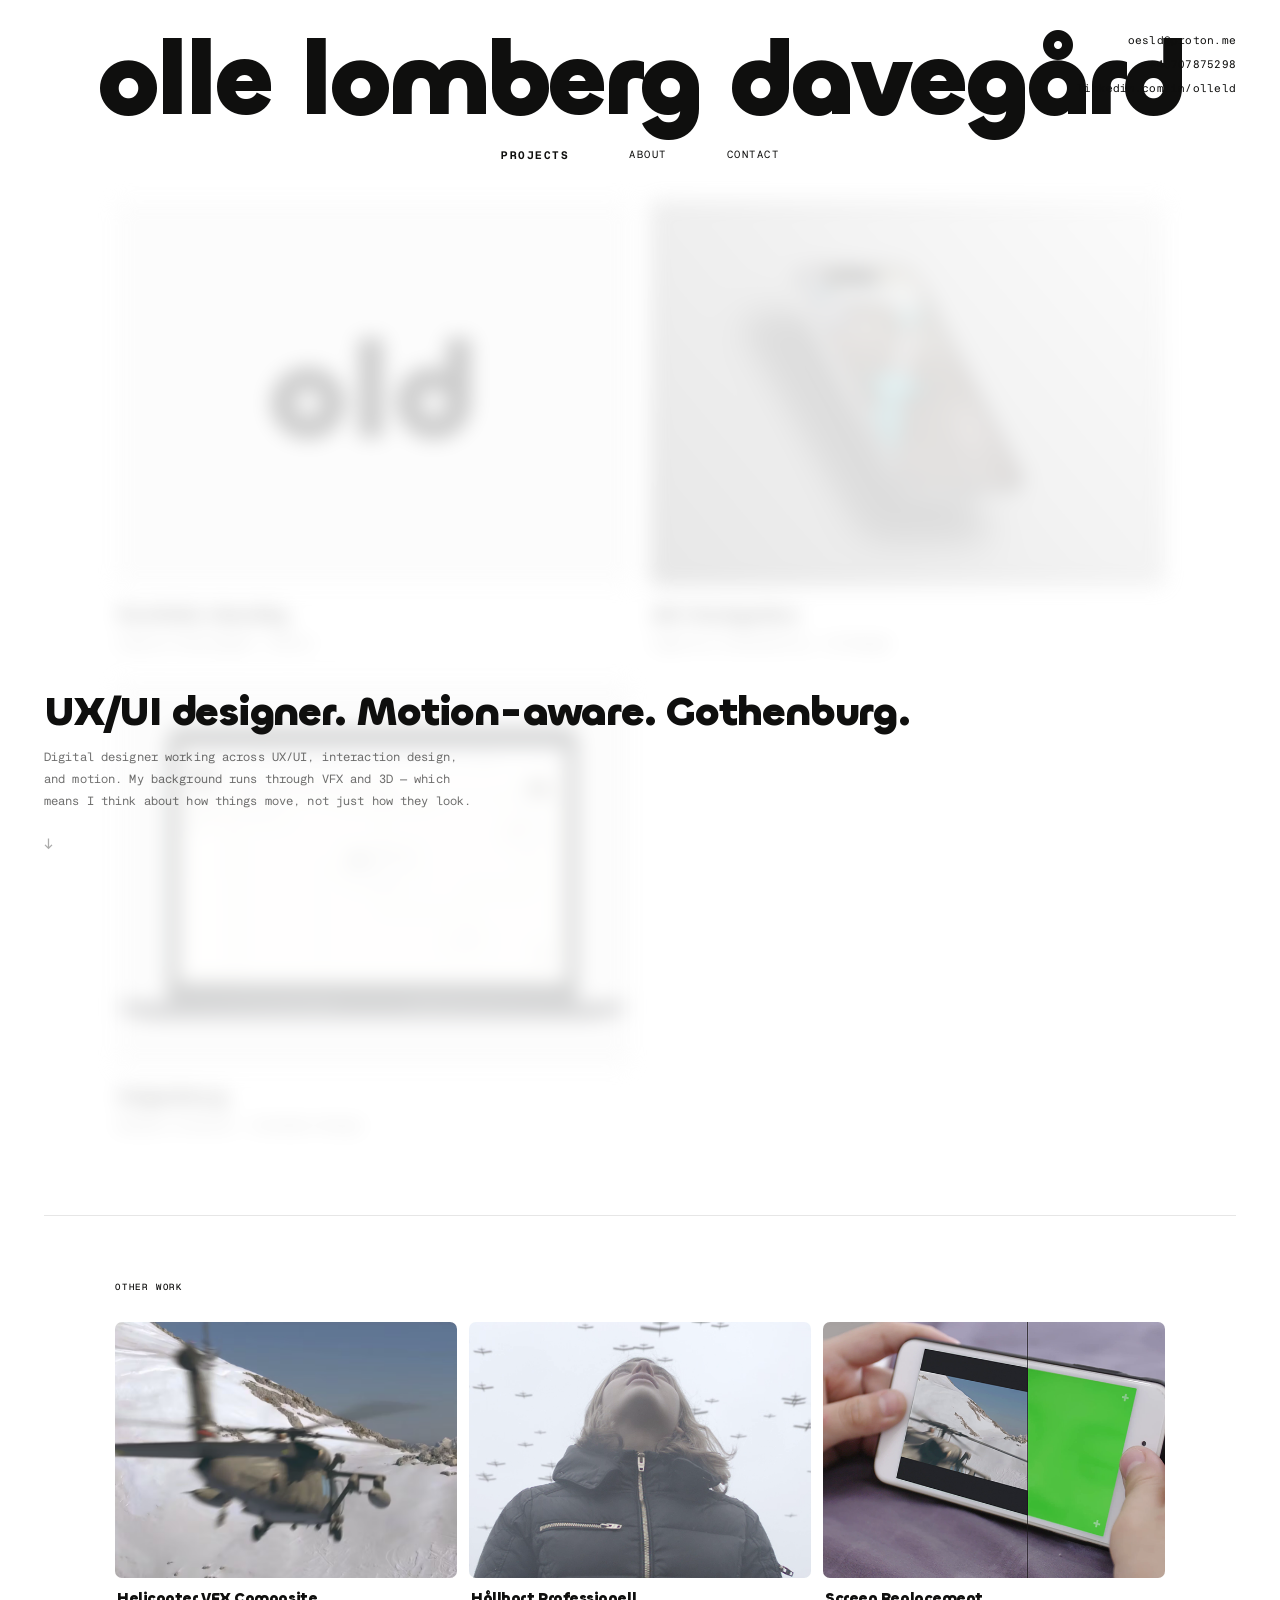
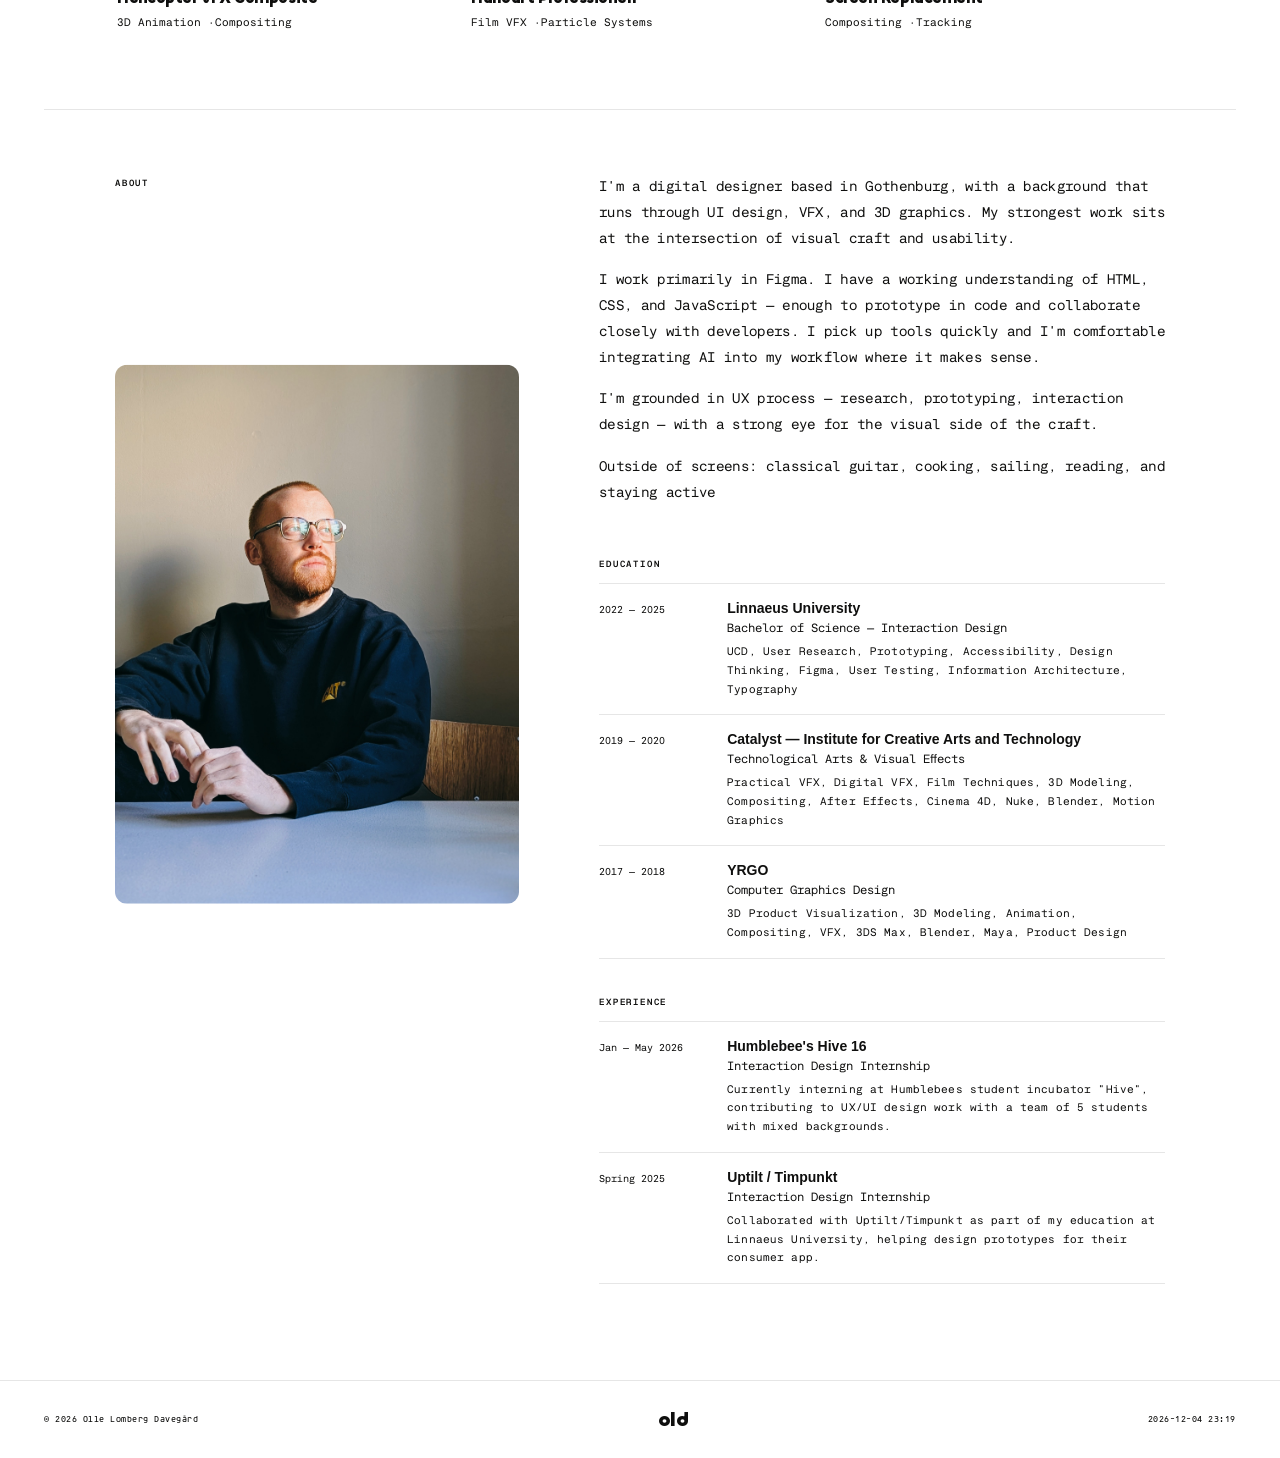
<file: index.html>
<!DOCTYPE html>
<html lang="en">

<head>
  <meta charset="UTF-8" />
  <meta name="viewport" content="width=device-width, initial-scale=1.0" />
  <title>Olle Lomberg Davegård</title>
  <link rel="stylesheet" href="https://api.fontshare.com/v2/css?f[]=clash-display@400,500,600&display=swap" />
  <link rel="stylesheet" href="style.css" />
</head>

<body>

  <div class="prog" id="prog"></div>

  <!-- ══════════════════════════════════════════
       PRE-SCROLL OVERLAY BAR
       Visible at page top. Fades out on body.scrolled.
       pointer-events:none on bar; children opt in.
       ══════════════════════════════════════════ -->
  <div class="pre-scroll-bar" id="preScrollBar">
    <div class="psb-top">
      <div class="psb-left"><!-- spacer --></div>

      <div class="psb-wordmark" id="psbWordmark">
        <span class="wm-char" id="wm-o">o</span><span class="wm-suffix" id="suf-o"><span class="wm-c">l</span><span
            class="wm-c">l</span><span class="wm-c">e</span></span><span class="wm-space" id="wm-sp1"></span><span
          class="wm-char" id="wm-l">l</span><span class="wm-suffix" id="suf-l"><span class="wm-c">o</span><span
            class="wm-c">m</span><span class="wm-c">b</span><span class="wm-c">e</span><span class="wm-c">r</span><span
            class="wm-c">g</span></span><span class="wm-space" id="wm-sp2"></span><span class="wm-char"
          id="wm-d">d</span><span class="wm-suffix" id="suf-d"><span class="wm-c">a</span><span
            class="wm-c">v</span><span class="wm-c">e</span><span class="wm-c">g</span><span class="wm-c">å</span><span
            class="wm-c">r</span><span class="wm-c">d</span></span>
      </div>

      <div class="psb-right">
        <div class="contact-block" id="cBlock">
          <a href="mailto:olledavegardh@gmail.com">oesld@proton.me</a>
          <a href="tel:+46707875298">+46707875298</a>
          <a href="https://linkedin.com/in/olleld" target="_blank">linkedin.com/in/olleld</a>
        </div>
      </div>
    </div>

    <nav id="preScrollNav">
      <a href="#projects" class="nav-link active" data-text="Projects">Projects</a>
      <a href="#about" class="nav-link" data-text="About">About</a>
      <a href="#" class="nav-link" data-text="Contact" id="contactLink">Contact</a>
    </nav>



  </div>




  <div class="psb-bottom">
    <h1 class="psb-hero-heading">UX/UI designer. Motion-aware. Gothenburg.</h1>
    <p class="psb-hero-desc">Digital designer working across UX/UI, interaction design, and motion. My background runs through VFX and 3D — which means I think about how things move, not just how they look.</p>
    <div class="psb-arrow">↓</div>
  </div>






  <!-- ══════════════════════════════════════════
       DESKTOP GRID
       ══════════════════════════════════════════ -->
  <div class="page-grid" id="pageGrid">

    <aside class="col-left" id="colLeft">
      <div class="col-left-inner">
        <!-- Static "old" — hidden during wm fly-in, shown after -->
        <div class="wordmark" id="sidebarWordmark">old</div>
        <nav id="desktopNav">
          <a href="#projects" class="nav-link active" data-text="Projects">Projects</a>
          <a href="#about" class="nav-link" data-text="About">About</a>
          <a href="#" class="nav-link" data-text="Contact" id="sidebarContactLink">Contact</a>
        </nav>
      </div>
    </aside>

    <main class="col-main" id="colMain">

      <section id="projects">
        <div class="content-wrap">
          <div class="project-grid">
            <a class="project-card" href="projects/portfolio-identity/index.html">
              <div class="card-img-wrap">
                <img src="projects/portfolio-identity/img/thumb.png" alt="Portfolio Identity">
              </div>
              <div class="card-info">
                <div class="card-title">Portfolio Identity</div>
                <div class="card-sub">Creative Development · Motion</div>
              </div>
            </a>
            <a class="project-card" href="projects/ar-navigation/index.html">
              <div class="card-img-wrap">
                <img src="projects/ar-navigation/img/thumb.png" alt="AR-Navigation">
              </div>
              <div class="card-info">
                <div class="card-title">AR-Navigation</div>
                <div class="card-sub">Cognitive Accessibility · UX Design</div>
              </div>
            </a>
            <a class="project-card" href="projects/originstory/index.html">
              <div class="card-img-wrap">
                <img src="projects/originstory/img/thumb.png" alt="OriginStory">
              </div>
              <div class="card-info">
                <div class="card-title">OriginStory</div>
                <div class="card-sub">Browser Extension · Interface Design</div>
              </div>
            </a>
          </div>
        </div>
      </section>

      <div class="rule"></div>

      <section style="padding-bottom:72px;">
        <div class="content-wrap">
          <div class="section-label">Other Work</div>
          <div class="project-grid project-grid--small">
            <a class="project-card" href="projects/helicopter-vfx/index.html">
              <div class="card-img-wrap">
                <img src="projects/helicopter-vfx/img/thumb.png" alt="Helicopter VFX">
              </div>
              <div class="card-info">
                <div class="card-title">Helicopter VFX Composite</div>
                <div class="card-sub">3D Animation · Compositing</div>
              </div>
            </a>
            <a class="project-card" href="projects/hallbart/index.html">
              <div class="card-img-wrap">
                <img src="projects/hallbart/img/thumb.png" alt="Hållbart Professionell">
              </div>
              <div class="card-info">
                <div class="card-title">Hållbart Professionell</div>
                <div class="card-sub">Film VFX · Particle Systems</div>
              </div>
            </a>
            <a class="project-card" href="projects/screen/index.html">
              <div class="card-img-wrap">
                <img src="projects/screen/img/thumb.png" alt="Screen Replacement">
              </div>
              <div class="card-info">
                <div class="card-title">Screen Replacement</div>
                <div class="card-sub">Compositing · Tracking</div>
              </div>
            </a>
          </div>
        </div>
      </section>

      <div class="rule"></div>

      <section id="about">
        <div class="content-wrap">
          <div class="about-grid">
            <div class="about-left">
              <div class="about-label">About</div>
              <div class="about-heading" id="aboutHeading">
                <span id="ah-olle">olle</span>
                <span id="ah-lomberg">lomberg</span>
                <span id="ah-davegard">davegård</span>
              </div>
              <div class="about-photo">
                <img src="assets/Jag.JPG" alt="">
              </div>
            </div>
            <div>
              <div class="about-text" style="margin-bottom:52px;">
                <p>I'm a digital designer based in Gothenburg, with a background
                  that runs through UI design, VFX, and 3D graphics. My strongest
                  work sits at the intersection of visual craft and usability.</p>
                <p>I work primarily in Figma. I have a working understanding of
                  HTML, CSS, and JavaScript — enough to prototype in code and
                  collaborate closely with developers. I pick up tools quickly
                  and I'm comfortable integrating AI into my workflow where it
                  makes sense.</p>
                <p>I'm grounded in UX process — research, prototyping, interaction
                  design — with a strong eye for the visual side of the craft.</p>
                <p>Outside of screens: classical guitar, cooking, sailing, reading,
                  and staying active</p>
              </div>
              <div class="exp-block">
                <div class="exp-label">Education</div>
                <div class="exp-row">
                  <div class="exp-years">2022 — 2025</div>
                  <div>
                    <div class="exp-org">Linnaeus University</div>
                    <div class="exp-role">Bachelor of Science — Interaction Design</div>
                    <div class="exp-detail">UCD, User Research, Prototyping, Accessibility, Design Thinking, Figma, User
                      Testing, Information Architecture, Typography</div>
                  </div>
                </div>
                <div class="exp-row">
                  <div class="exp-years">2019 — 2020</div>
                  <div>
                    <div class="exp-org">Catalyst — Institute for Creative Arts and Technology</div>
                    <div class="exp-role">Technological Arts &amp; Visual Effects</div>
                    <div class="exp-detail">Practical VFX, Digital VFX, Film Techniques, 3D Modeling, Compositing, After
                      Effects, Cinema 4D, Nuke, Blender, Motion Graphics</div>
                  </div>
                </div>
                <div class="exp-row">
                  <div class="exp-years">2017 — 2018</div>
                  <div>
                    <div class="exp-org">YRGO</div>
                    <div class="exp-role">Computer Graphics Design</div>
                    <div class="exp-detail">3D Product Visualization, 3D Modeling, Animation, Compositing, VFX, 3DS Max,
                      Blender,
                      Maya, Product Design</div>
                  </div>
                </div>
              </div>
              <div class="exp-block" style="margin-top:36px;">
                <div class="exp-label">Experience</div>
                <div class="exp-row">
                  <div class="exp-years">Jan — May 2026</div>
                  <div>
                    <div class="exp-org">Humblebee's Hive 16</div>
                    <div class="exp-role">Interaction Design Internship</div>
                    <div class="exp-detail">Currently interning at Humblebees student incubator "Hive", contributing to
                      UX/UI design work with a team of 5 students with mixed backgrounds.</div>
                  </div>
                </div>
                <div class="exp-row">
                  <div class="exp-years">Spring 2025</div>
                  <div>
                    <div class="exp-org">Uptilt / Timpunkt</div>
                    <div class="exp-role">Interaction Design Internship</div>
                    <div class="exp-detail">Collaborated with Uptilt/Timpunkt as part of my education at Linnaeus
                      University, helping design prototypes for their consumer app.</div>
                  </div>
                </div>
              </div>
            </div>
          </div>
        </div>
      </section>

    </main>

    <aside class="col-right" id="colRight">
      <div class="col-right-inner">
        <div class="contact-block-sidebar" id="cBlockSidebar">
          <a href="mailto:olledavegardh@gmail.com">olledavegardh@gmail.com</a>
          <a href="tel:+46707875298">+46707875298</a>
          <a href="https://linkedin.com/in/olleld" target="_blank">linkedin.com/in/olleld</a>
        </div>
      </div>
    </aside>

  </div><!-- /.page-grid -->

  <!-- ── MOBILE HEADER ── -->
  <header class="mobile-header" id="mobileHeader">
    <div class="mobile-wm">old</div>
    <nav id="mobileInlineNav">
      <a href="#projects" class="nav-link active" data-text="Projects">Projects</a>
      <a href="#about" class="nav-link" data-text="About">About</a>
      <a href="#" class="nav-link" data-text="Contact" id="mobileContactTrigger">Contact</a>
    </nav>
  </header>

  <section class="mobile-contact">
    <div class="mobile-contact-label">Contact</div>
    <div class="mobile-contact-links">
      <a href="mailto:olledavegardh@gmail.com">olledavegardh@gmail.com <span>↗</span></a>
      <a href="tel:+46707875298">+46707875298 <span>↗</span></a>
      <a href="https://linkedin.com/in/olleld" target="_blank">linkedin.com/in/olleld <span>↗</span></a>
    </div>
  </section>

  <footer>
    <span>© 2026 Olle Lomberg Davegård</span>
    <div class="footer-wm" id="footerWm">old</div>
    <span id="footerClock" style="text-align:right;"></span>
  </footer>

  <script src="main.js"></script>
</body>

</html>
</file>
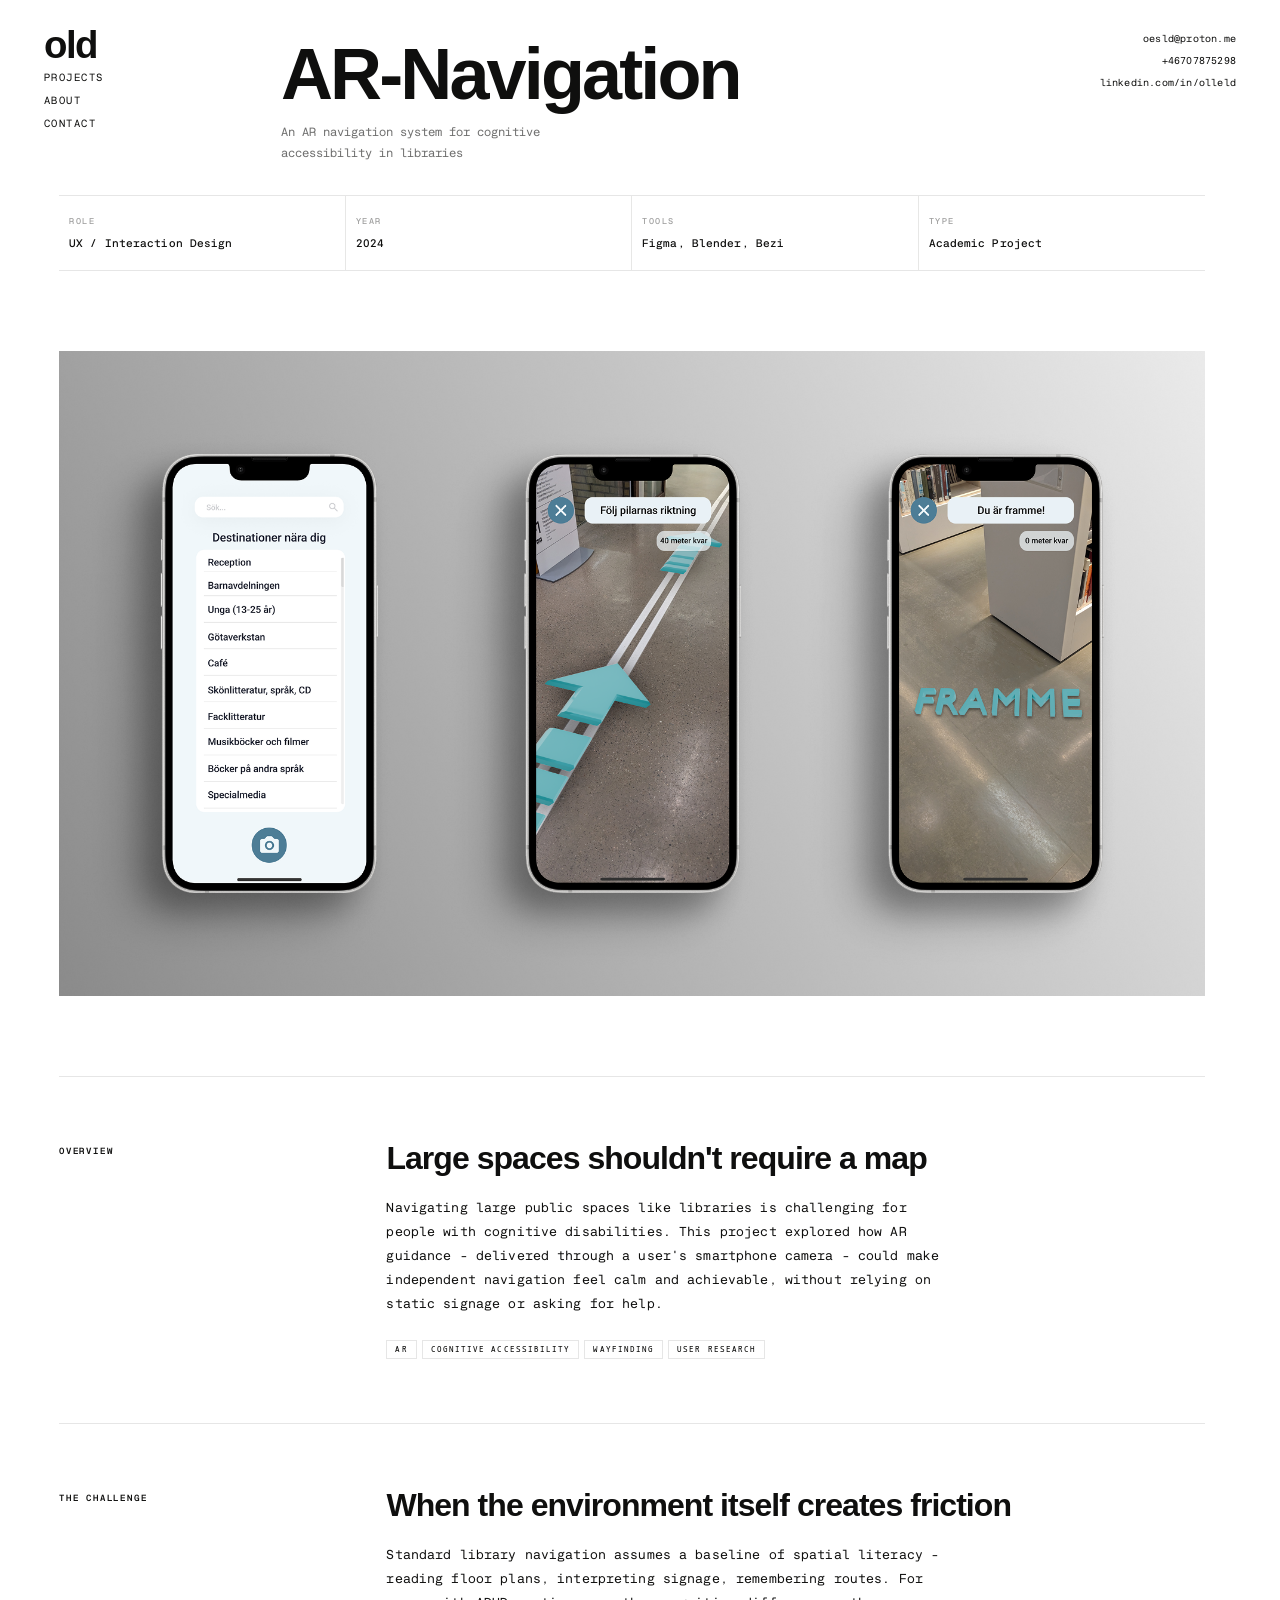
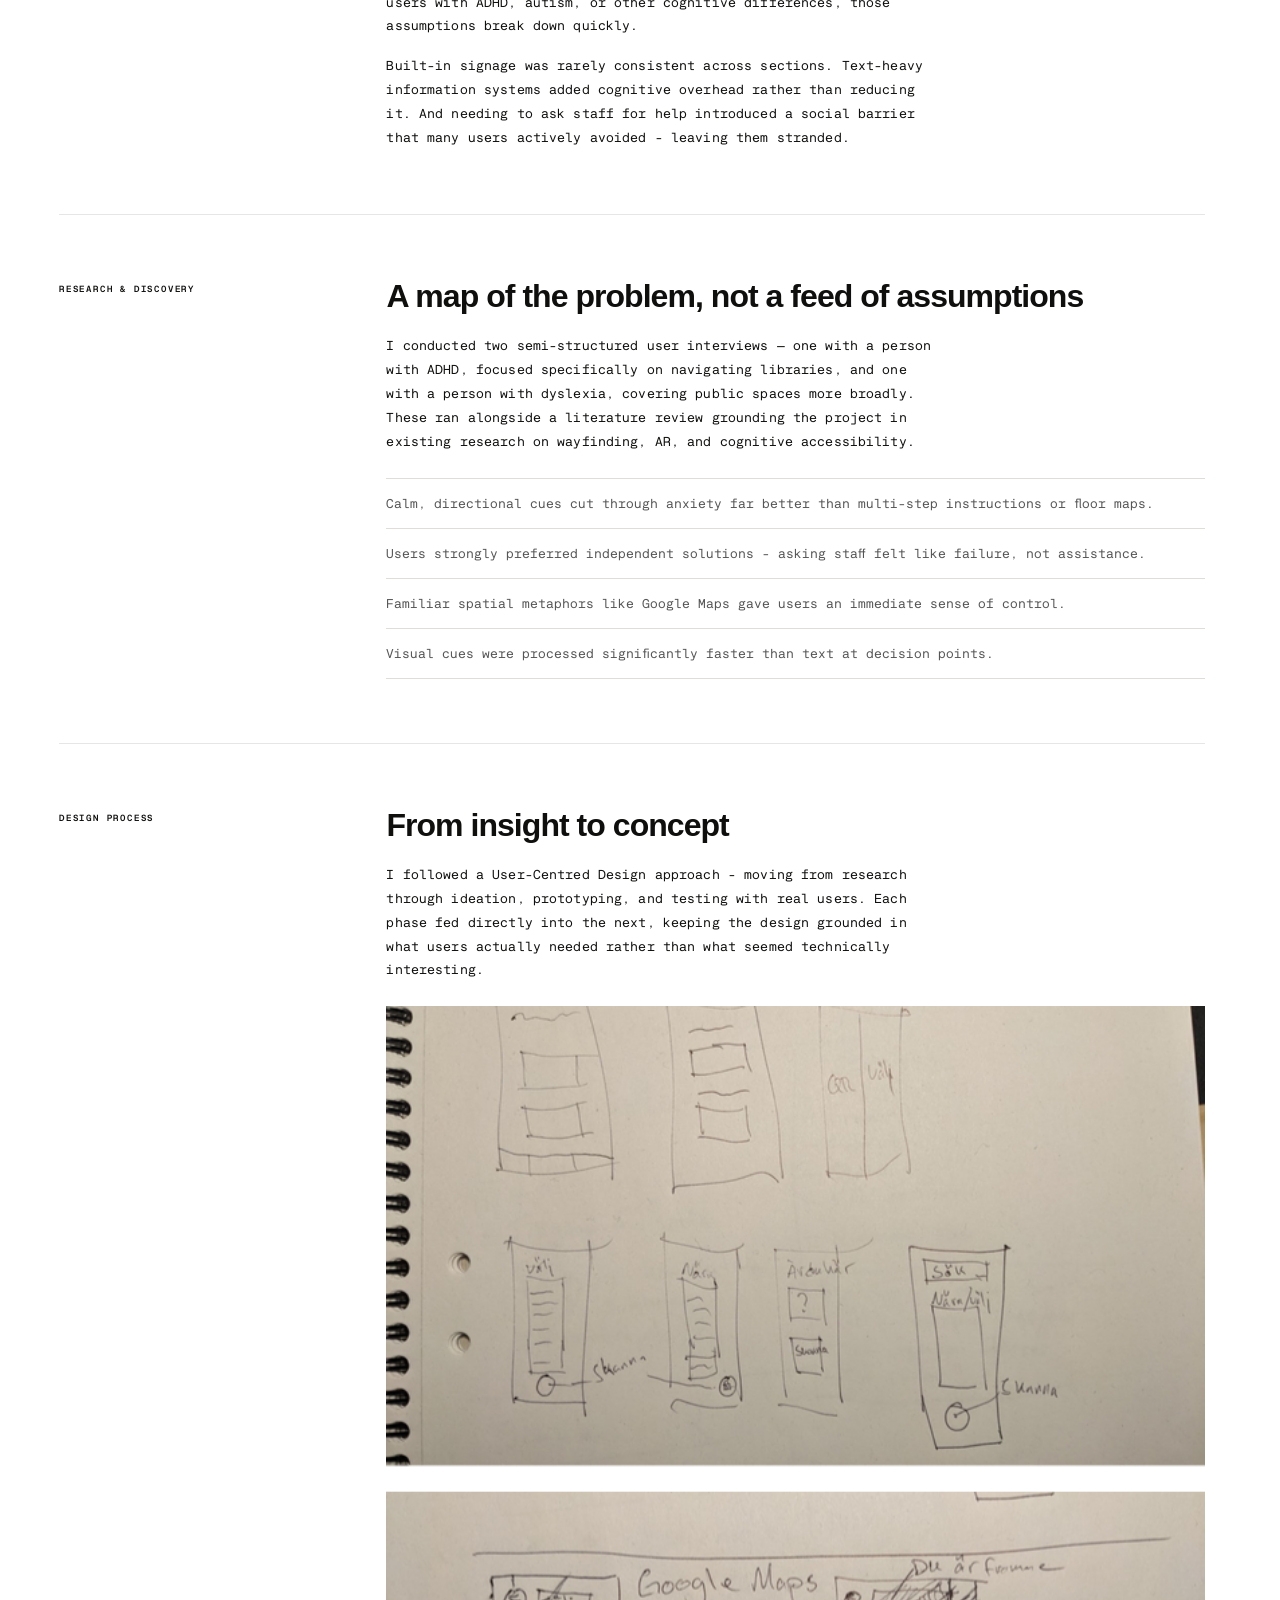
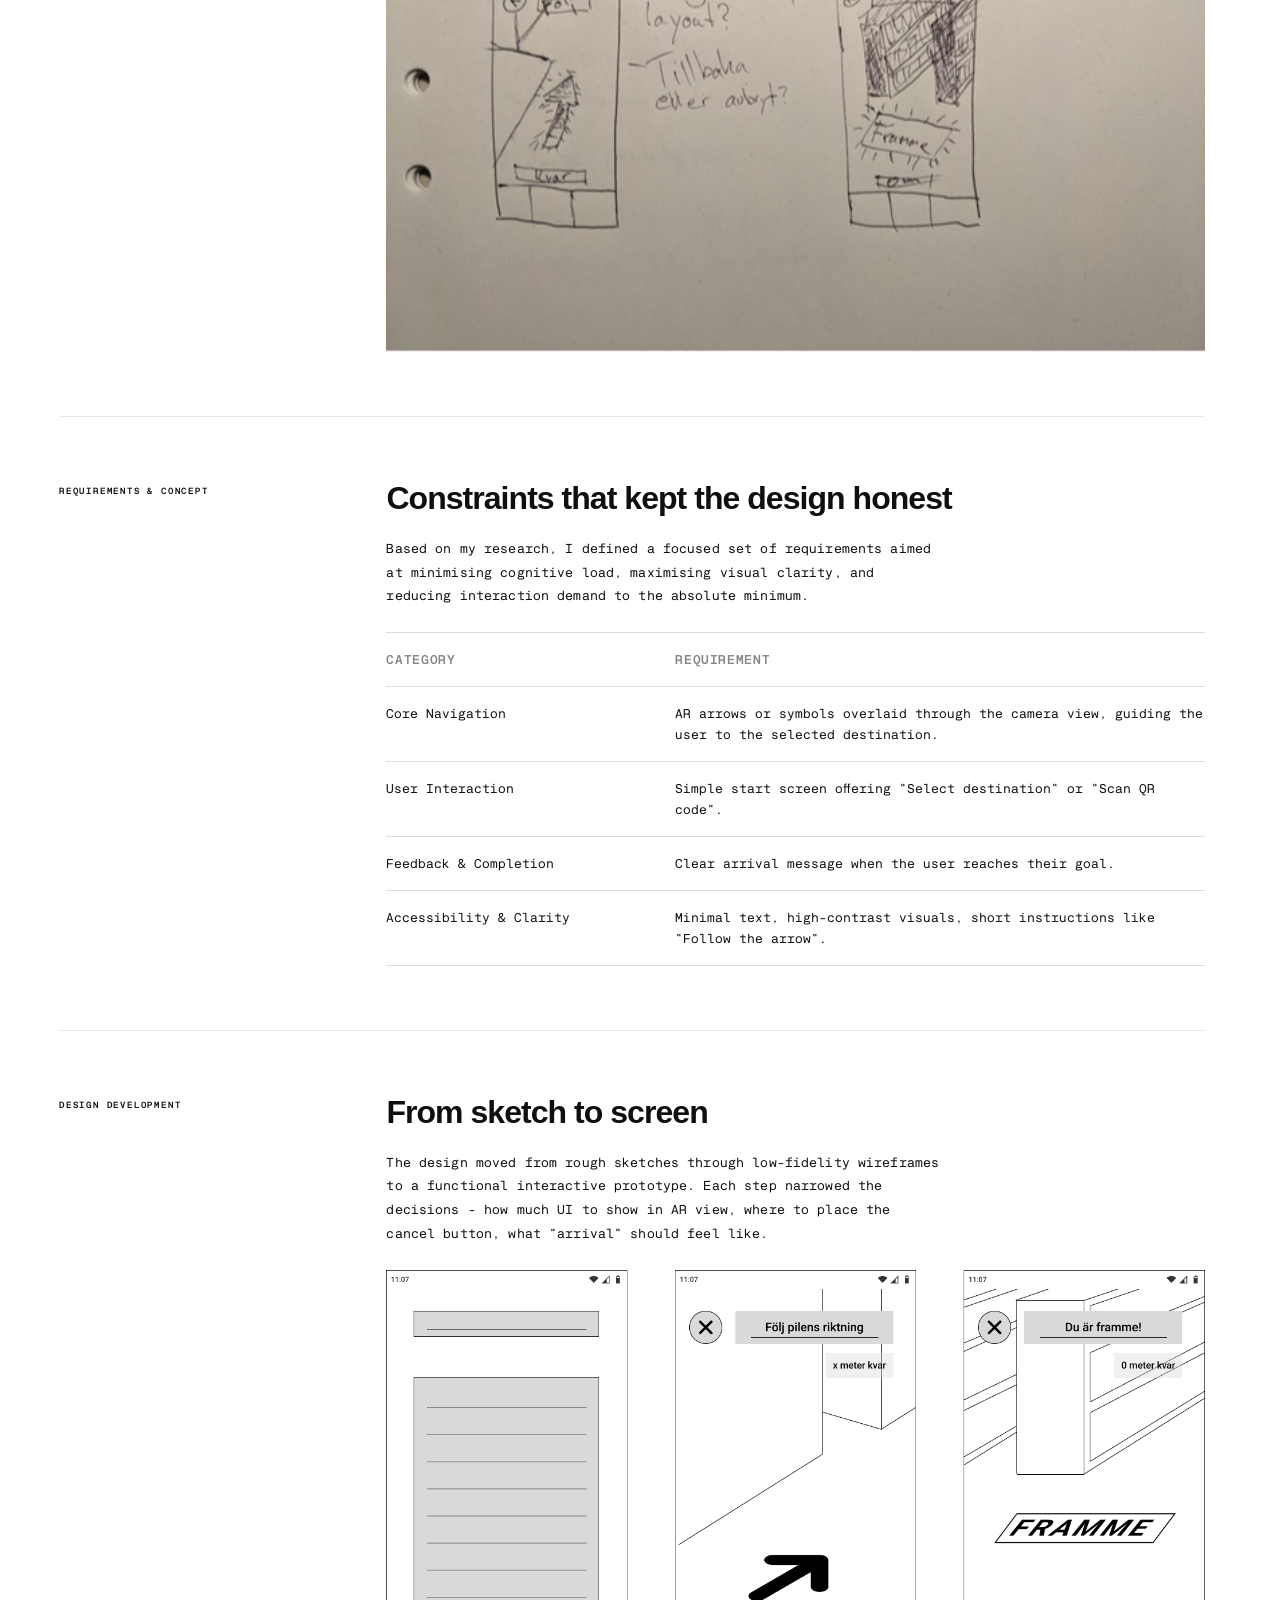
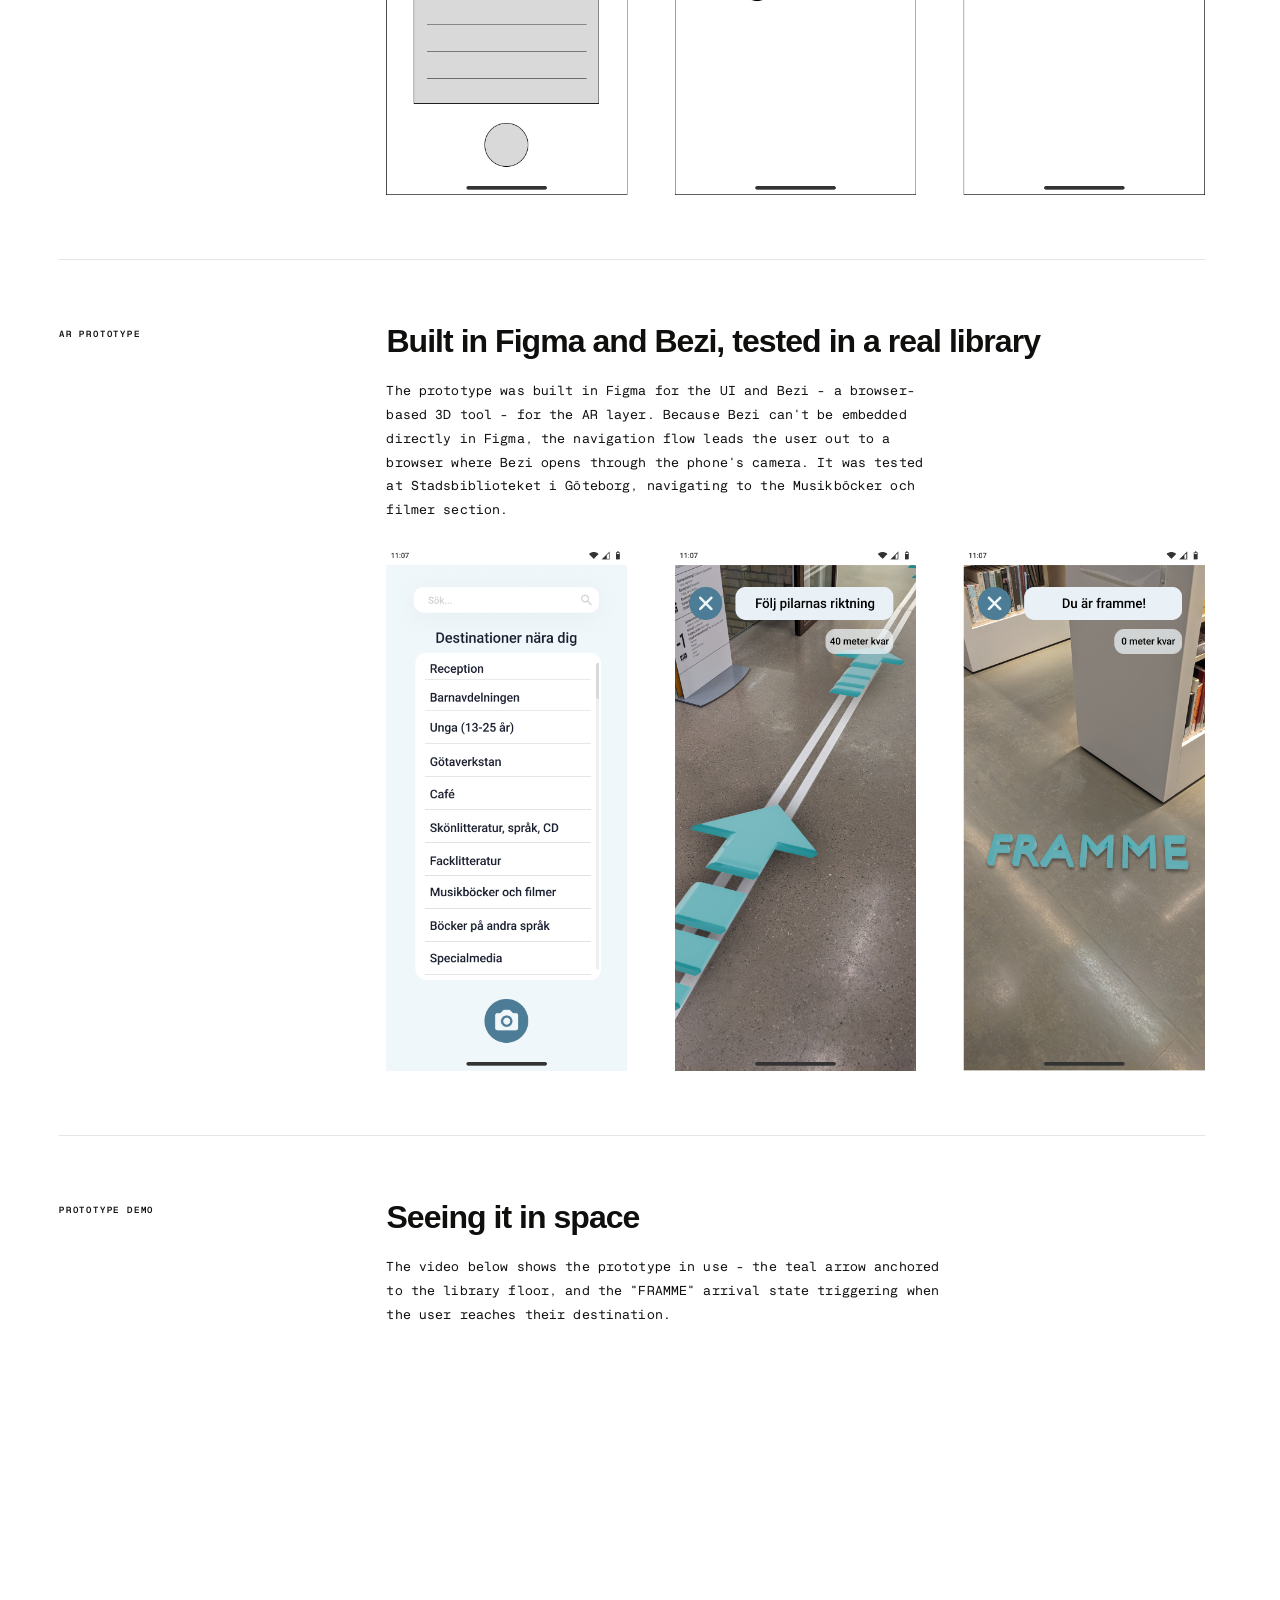
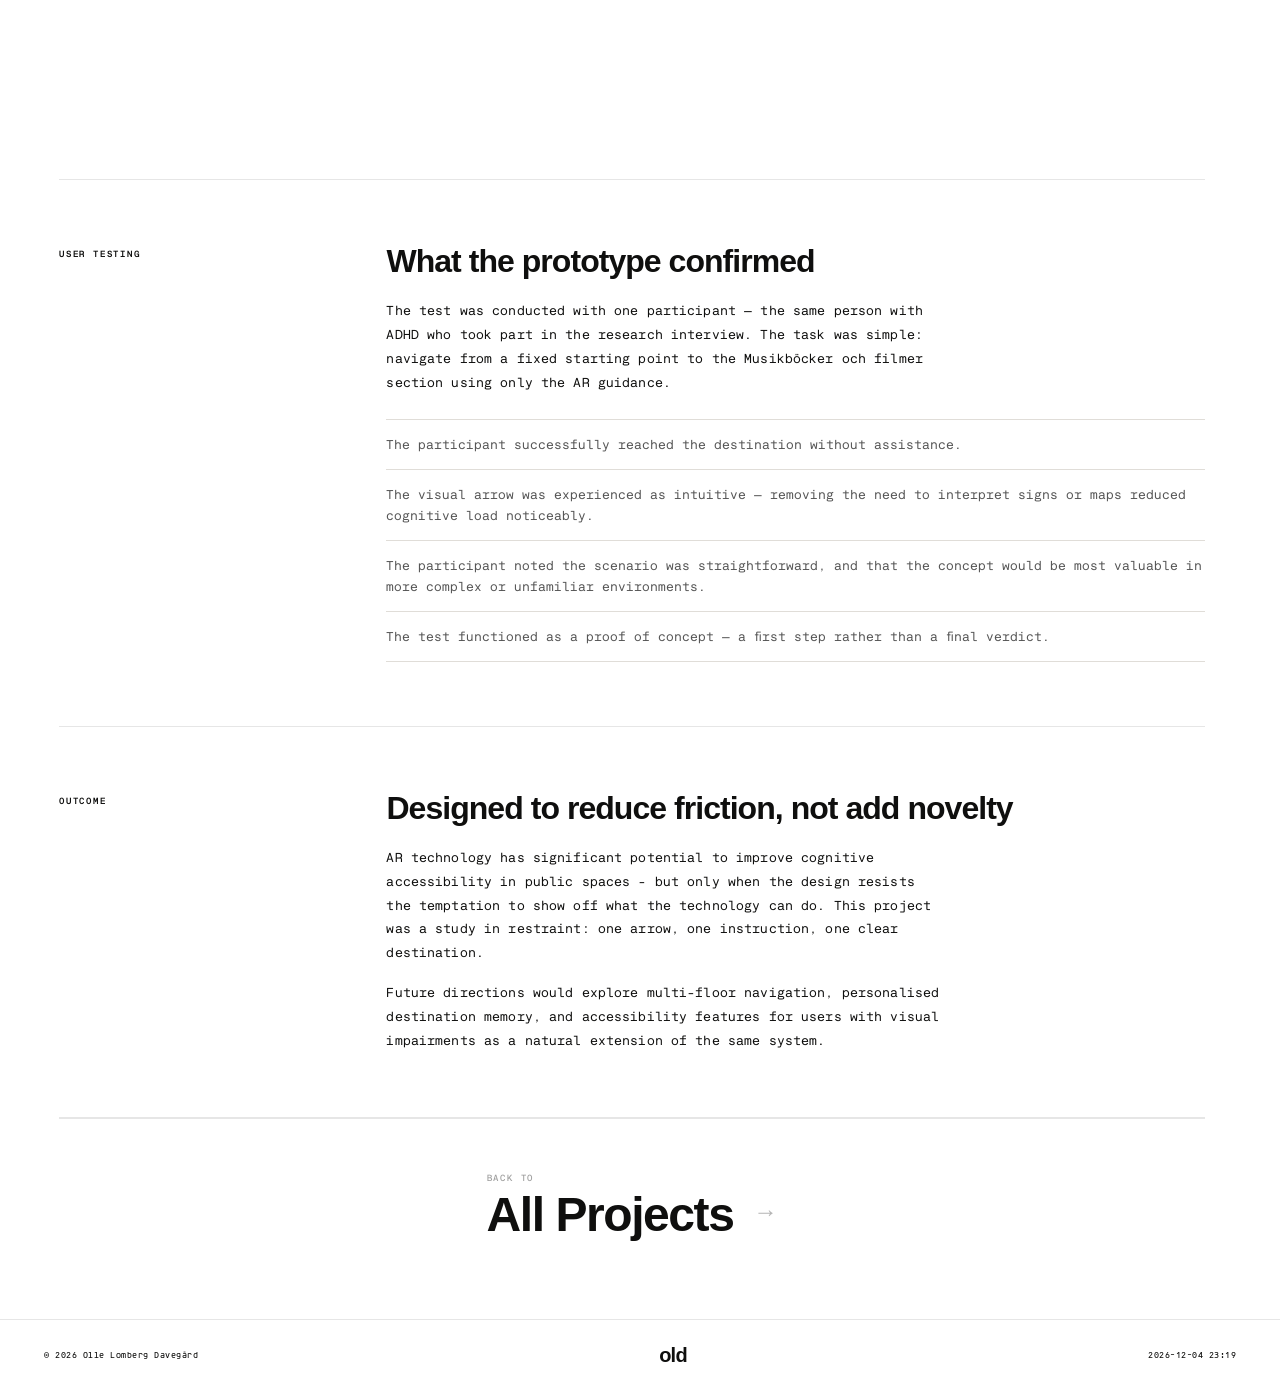
<file: projects/ar-navigation/index.html>
<!DOCTYPE html>
<html lang="en">

<head>
  <meta charset="UTF-8" />
  <meta name="viewport" content="width=device-width, initial-scale=1.0" />
  <title>AR-Navigation - Olle Lomberg Davegård</title>
  <link rel="stylesheet"
    href="https://api.fontshare.com/v2/css?f[]=chillax@700,600&f[]=clash-display@400,500,600&display=swap" />
  <link rel="stylesheet" href="../../shared/project.css" />
</head>

<body>

  <div class="prog" id="prog"></div>
  <header id="siteHeader">
    <div class="header-top">
      <div class="header-left-col">
        <a href="../../index.html" class="wordmark">old</a>
        <nav>
          <a href="../../index.html#projects" class="nav-link" data-text="Projects">Projects</a>
          <a href="../../index.html#about" class="nav-link" data-text="About">About</a>
          <a href="#" class="nav-link" data-text="Contact" id="contactLink">Contact</a>
        </nav>
      </div>
      <div class="header-right">
        <div class="contact-block" id="cBlock">
          <a href="mailto:olledavegardh@gmail.com" data-text="olledavegardh@gmail.com">oesld@proton.me</a>
          <a href="tel:+46707875298" data-text="+46707875298">+46707875298</a>
          <a href="https://linkedin.com/in/olleld" target="_blank"
            data-text="linkedin.com/in/olleld">linkedin.com/in/olleld</a>
        </div>
      </div>
    </div>
  </header>

  <main>
    <div class="main-inner">
      <div class="main-left"></div>
      <div class="main-right">

        <div class="project-title">AR-Navigation</div>
        <div class="project-tagline">An AR navigation system for cognitive accessibility in libraries</div>
      </div>
      <div class="full-width">
        <div class="info-bar">
          <div class="info-item">
            <div class="info-label">Role</div>
            <div class="info-value">UX / Interaction Design</div>
          </div>
          <div class="info-item">
            <div class="info-label">Year</div>
            <div class="info-value">2024</div>
          </div>
          <div class="info-item">
            <div class="info-label">Tools</div>
            <div class="info-value">Figma, Blender, Bezi</div>
          </div>
          <div class="info-item">
            <div class="info-label">Type</div>
            <div class="info-value">Academic Project</div>
          </div>
        </div>

        <div class="hero-img">
          <img src="img/hero.png" alt="AR-Navigation hero" loading="lazy">
        </div>

        <!-- OVERVIEW -->
        <div class="content-section">
          <div class="section-label">Overview</div>
          <div class="section-body">
            <h3>Large spaces shouldn't require a map</h3>
            <p>Navigating large public spaces like libraries is challenging for people with cognitive disabilities. This
              project explored how AR guidance - delivered through a user's smartphone camera - could make independent
              navigation feel calm and achievable, without relying on static signage or asking for help.</p>
            <div class="tag-row">
              <span class="tag">AR</span>
              <span class="tag">Cognitive Accessibility</span>
              <span class="tag">Wayfinding</span>
              <span class="tag">User Research</span>
            </div>
          </div>
        </div>

        <!-- THE CHALLENGE -->
        <div class="content-section">
          <div class="section-label">The Challenge</div>
          <div class="section-body">
            <h3>When the environment itself creates friction</h3>
            <p>Standard library navigation assumes a baseline of spatial literacy - reading floor plans, interpreting
              signage, remembering routes. For users with ADHD, autism, or other cognitive differences, those
              assumptions break down quickly.</p>
            <p>Built-in signage was rarely consistent across sections. Text-heavy information systems added cognitive
              overhead rather than reducing it. And needing to ask staff for help introduced a social barrier that many
              users actively avoided - leaving them stranded.</p>
          </div>
        </div>

        <!-- RESEARCH & DISCOVERY -->
        <div class="content-section">
          <div class="section-label">Research & Discovery</div>
          <div class="section-body">
            <h3>A map of the problem, not a feed of assumptions</h3>
            <p>I conducted two semi-structured user interviews — one with a person with ADHD, focused specifically on
              navigating libraries, and one with a person with dyslexia, covering public spaces more broadly. These ran
              alongside a literature review grounding the project in existing research on wayfinding, AR, and cognitive
              accessibility.</p>

            <div class="insight-block">
              <div class="insight-item">Calm, directional cues cut through anxiety far better than multi-step
                instructions or floor maps.</div>
              <div class="insight-item">Users strongly preferred independent solutions - asking staff felt like failure,
                not assistance.</div>
              <div class="insight-item">Familiar spatial metaphors like Google Maps gave users an immediate sense of
                control.</div>
              <div class="insight-item">Visual cues were processed significantly faster than text at decision points.
              </div>
            </div>
          </div>
        </div>

        <!-- DESIGN PROCESS -->
        <div class="content-section">
          <div class="section-label">Design Process</div>
          <div class="section-body">
            <h3>From insight to concept</h3>
            <p>I followed a User-Centred Design approach - moving from research through ideation, prototyping, and
              testing with real users. Each phase fed directly into the next, keeping the design grounded in what users
              actually needed rather than what seemed technically interesting.</p>
            <div class="img-block img-block--natural" style="margin-top: 24px;">
              <img src="img/sketches.png" alt="Early sketches exploring navigation UI concepts" loading="lazy">
            </div>
          </div>
        </div>

        <!-- REQUIREMENTS & CONCEPT -->
        <div class="content-section">
          <div class="section-label">Requirements & Concept</div>
          <div class="section-body">
            <h3>Constraints that kept the design honest</h3>
            <p>Based on my research, I defined a focused set of requirements aimed at minimising cognitive load,
              maximising visual clarity, and reducing interaction demand to the absolute minimum.</p>
            <div class="req-table">
              <div class="req-row req-row--header">
                <div class="req-cell">Category</div>
                <div class="req-cell">Requirement</div>
              </div>
              <div class="req-row">
                <div class="req-cell">Core Navigation</div>
                <div class="req-cell">AR arrows or symbols overlaid through the camera view, guiding the user to the
                  selected destination.</div>
              </div>
              <div class="req-row">
                <div class="req-cell">User Interaction</div>
                <div class="req-cell">Simple start screen offering "Select destination" or "Scan QR code".</div>
              </div>
              <div class="req-row">
                <div class="req-cell">Feedback & Completion</div>
                <div class="req-cell">Clear arrival message when the user reaches their goal.</div>
              </div>
              <div class="req-row">
                <div class="req-cell">Accessibility & Clarity</div>
                <div class="req-cell">Minimal text, high-contrast visuals, short instructions like "Follow the arrow".
                </div>
              </div>
            </div>
          </div>
        </div>

        <!-- DESIGN DEVELOPMENT -->
        <div class="content-section">
          <div class="section-label">Design Development</div>
          <div class="section-body">
            <h3>From sketch to screen</h3>
            <p>The design moved from rough sketches through low-fidelity wireframes to a functional interactive
              prototype. Each step narrowed the decisions - how much UI to show in AR view, where to place the cancel
              button, what "arrival" should feel like.</p>
            <div class="img-block img-block--natural" style="margin-top: 24px;">
              <img src="img/wireframes.png" alt="Low-fidelity wireframes of the three core app states" loading="lazy">
            </div>
          </div>
        </div>

        <!-- AR PROTOTYPE -->
        <div class="content-section">
          <div class="section-label">AR Prototype</div>
          <div class="section-body">
            <h3>Built in Figma and Bezi, tested in a real library</h3>
            <p>The prototype was built in Figma for the UI and Bezi - a browser-based 3D tool - for the AR layer.
              Because Bezi can't be embedded directly in Figma, the navigation flow leads the user out to a browser
              where Bezi opens through the phone's camera. It was tested at Stadsbiblioteket i Göteborg, navigating to
              the Musikböcker och filmer section.</p>
            <div class="img-block img-block--natural" style="margin-top: 24px;">
              <img src="img/mockups.png"
                alt="AR prototype running in the library - destination list, navigation arrow, and arrival state"
                loading="lazy">
            </div>
          </div>
        </div>

        <!-- PROTOTYPE DEMO -->
        <div class="content-section">
          <div class="section-label">Prototype Demo</div>
          <div class="section-body">
            <h3>Seeing it in space</h3>
            <p>The video below shows the prototype in use - the teal arrow anchored to the library floor, and the
              "FRAMME" arrival state triggering when the user reaches their
              destination.</p>
            <div class="video-block" style="margin-top: 24px;">
              <iframe title="vimeo-player" src="https://player.vimeo.com/video/1067061936?h=2b486daf3b" width="640"
                height="360" frameborder="0" referrerpolicy="strict-origin-when-cross-origin"
                allow="autoplay; fullscreen; picture-in-picture; clipboard-write; encrypted-media; web-share"
                allowfullscreen></iframe>
              </video>
            </div>
          </div>
        </div>


        <!-- USER TESTING -->
        <div class="content-section">
          <div class="section-label">User Testing</div>
          <div class="section-body">
            <h3>What the prototype confirmed</h3>
            <p>The test was conducted with one participant — the same person with ADHD who took part in the research
              interview. The task was simple: navigate from a fixed starting point to the Musikböcker och filmer section
              using only the AR guidance.</p>

            <div class="insight-block">
              <div class="insight-item">The participant successfully reached the destination without assistance.</div>
              <div class="insight-item">The visual arrow was experienced as intuitive — removing the need to interpret
                signs or maps reduced cognitive load noticeably.</div>
              <div class="insight-item">The participant noted the scenario was straightforward, and that the concept
                would be most valuable in more complex or unfamiliar environments.</div>
              <div class="insight-item">The test functioned as a proof of concept — a first step rather than a final
                verdict.</div>
            </div>
          </div>
        </div>

        <!-- OUTCOME -->
        <div class="content-section">
          <div class="section-label">Outcome</div>
          <div class="section-body">
            <h3>Designed to reduce friction, not add novelty</h3>
            <p>AR technology has significant potential to improve cognitive accessibility in public spaces - but only
              when the design resists the temptation to show off what the technology can do. This project was a study in
              restraint: one arrow, one instruction, one clear destination.</p>
            <p>Future directions would explore multi-floor navigation, personalised destination memory, and
              accessibility features for users with visual impairments as a natural extension of the same system.</p>
          </div>
        </div>

        <a href="../../index.html" class="next-project">
          <div>
            <div class="next-label">Back to</div>
            <div class="next-title">All Projects</div>
          </div>
          <div class="next-arrow">→</div>
        </a>

      </div>
    </div>
  </main>

  <section class="mobile-contact">
    <div class="mobile-contact-label">Contact</div>
    <div class="mobile-contact-links">
      <a href="mailto:olledavegardh@gmail.com">olledavegardh@gmail.com <span>↗</span></a>
      <a href="tel:+46707875298">+46707875298 <span>↗</span></a>
      <a href="https://linkedin.com/in/olleld" target="_blank">linkedin.com/in/olleld <span>↗</span></a>
    </div>
  </section>

  <footer>
    <span>© 2026 Olle Lomberg Davegård</span>
    <div class="footer-wm">old</div>
    <span id="footerClock" style="text-align:right;"></span>
  </footer>

  <script src="../../shared/project.js"></script>
</body>

</html>
</file>
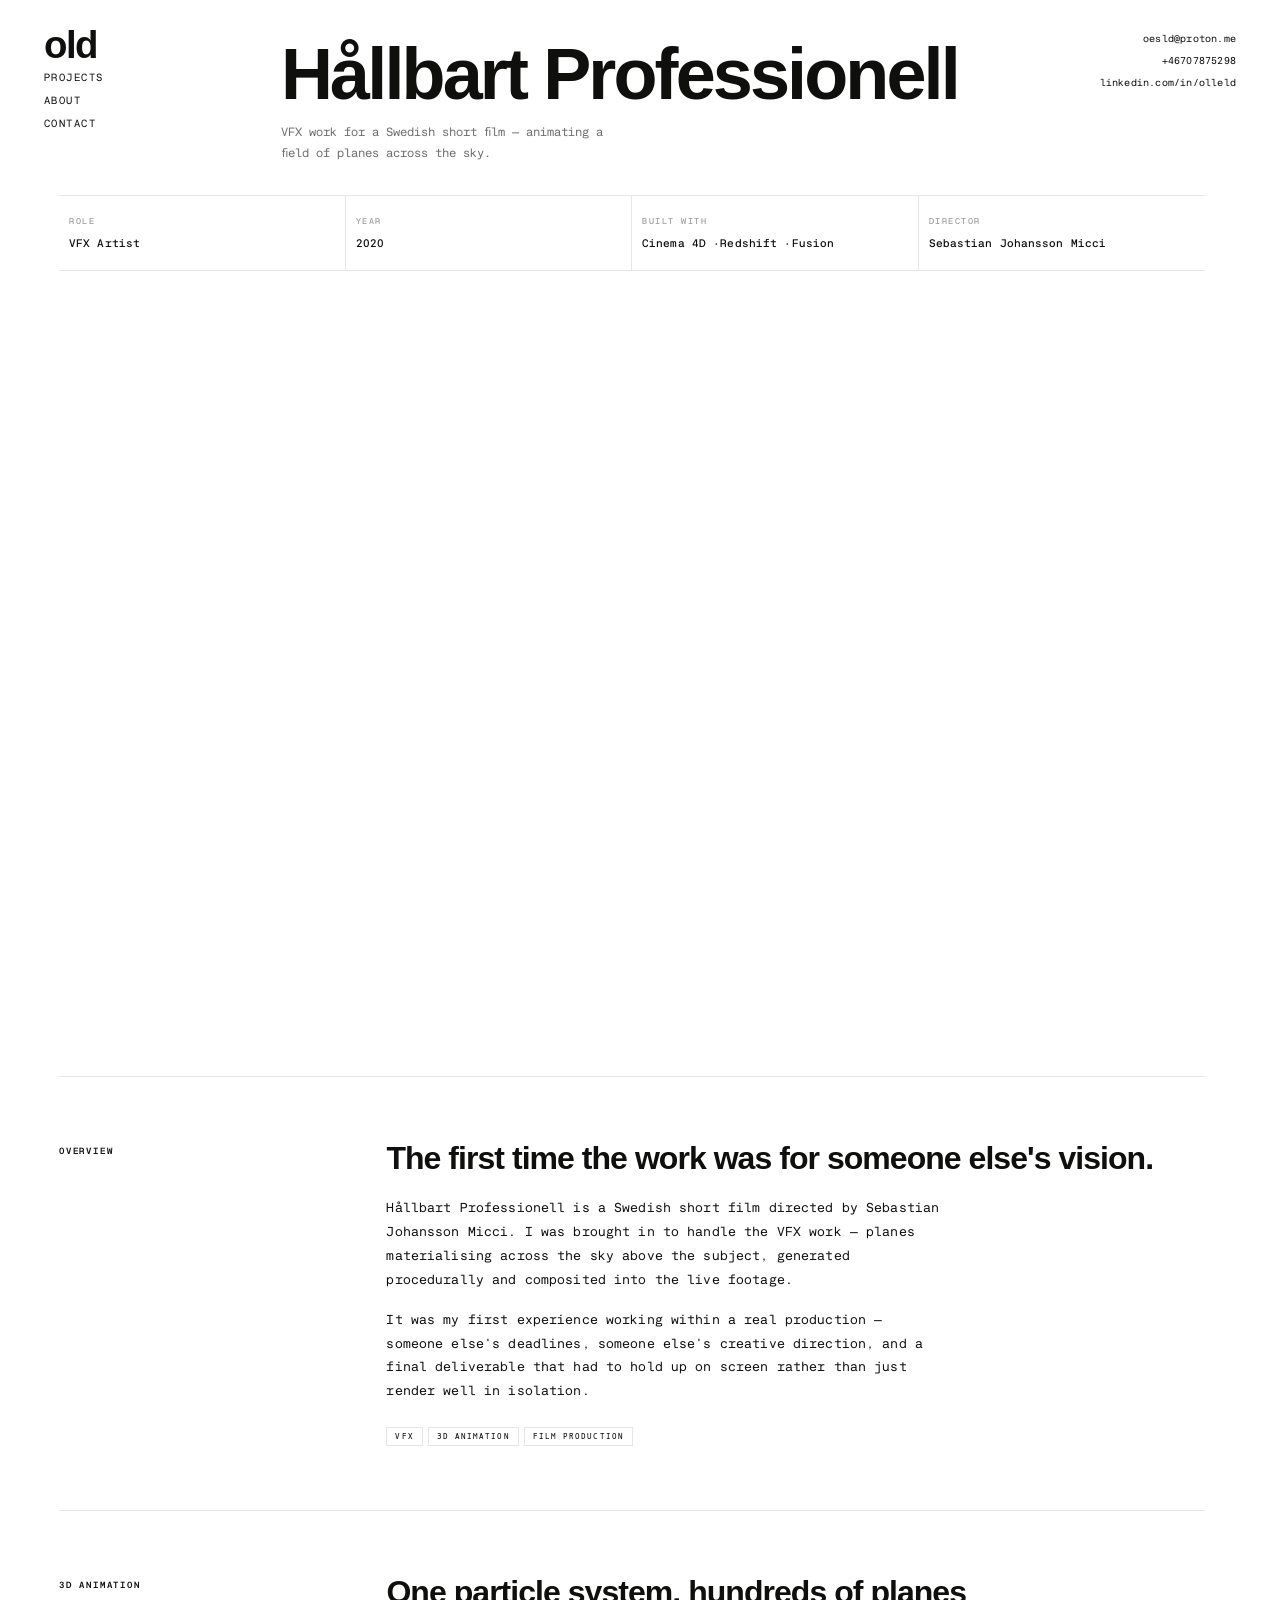
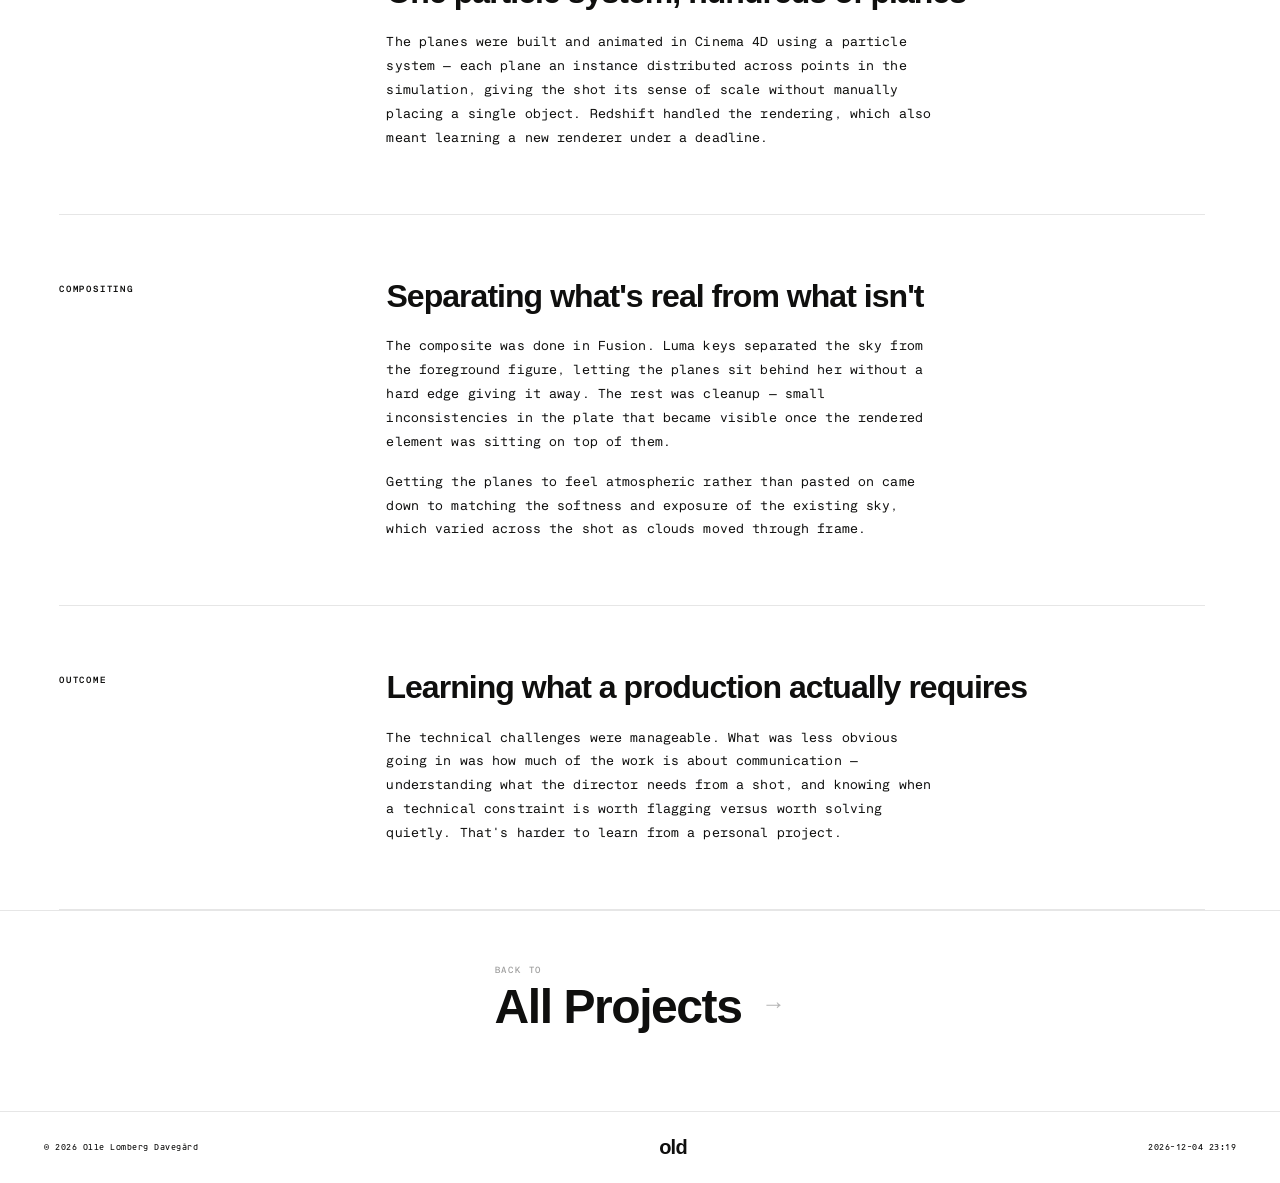
<file: projects/hallbart/index.html>
<!DOCTYPE html>
<html lang="en">

<head>
  <meta charset="UTF-8" />
  <meta name="viewport" content="width=device-width, initial-scale=1.0" />
  <title>Hållbart Professionell — Olle Lomberg Davegård</title>
  <link rel="stylesheet"
    href="https://api.fontshare.com/v2/css?f[]=chillax@700,600&f[]=clash-display@400,500,600&display=swap" />
  <link rel="stylesheet" href="../../shared/project.css" />
</head>

<body>

  <div class="prog" id="prog"></div>

  <header id="siteHeader">
    <div class="header-top">
      <div class="header-left-col">
        <a href="../../index.html" class="wordmark">old</a>
        <nav>
          <a href="../../index.html#projects" class="nav-link" data-text="Projects">Projects</a>
          <a href="../../index.html#about" class="nav-link" data-text="About">About</a>
          <a href="#" class="nav-link" data-text="Contact" id="contactLink">Contact</a>
        </nav>
      </div>
      <div class="header-right">
        <div class="contact-block" id="cBlock">
          <a href="mailto:olledavegardh@gmail.com" data-text="olledavegardh@gmail.com">oesld@proton.me</a>
          <a href="tel:+46707875298" data-text="+46707875298">+46707875298</a>
          <a href="https://linkedin.com/in/olleld" target="_blank"
            data-text="linkedin.com/in/olleld">linkedin.com/in/olleld</a>
        </div>
      </div>
    </div>
  </header>

  <main>
    <div class="main-inner">
      <div class="main-left"></div>
      <div class="main-right">
        <div class="project-title">Hållbart Professionell</div>
        <div class="project-tagline">VFX work for a Swedish short film — animating a field of planes across the sky.
        </div>
      </div>

      <div class="full-width">

        <div class="info-bar">
          <div class="info-item">
            <div class="info-label">Role</div>
            <div class="info-value">VFX Artist</div>
          </div>
          <div class="info-item">
            <div class="info-label">Year</div>
            <div class="info-value">2020</div>
          </div>
          <div class="info-item">
            <div class="info-label">Built with</div>
            <div class="info-value">Cinema 4D · Redshift · Fusion</div>
          </div>
          <div class="info-item">
            <div class="info-label">Director</div>
            <div class="info-value">Sebastian Johansson Micci</div>
          </div>
        </div>

        <div class="hero-img hero-img--natural">
          <iframe src="https://player.vimeo.com/video/405839073?h=4feba3dcf8?autoplay=0&title=0&byline=0&portrait=0"
            style="width:100%; aspect-ratio:16/9; border:none; display:block; border-radius:7px;"
            allow="autoplay; fullscreen; picture-in-picture" allowfullscreen>
          </iframe>
        </div>

        <div class="content-section">
          <div class="section-label">Overview</div>
          <div class="section-body">
            <h3>The first time the work was for someone else's vision.</h3>
            <p>Hållbart Professionell is a Swedish short film directed by Sebastian Johansson Micci. I was brought in
              to handle the VFX work — planes materialising across the sky above the subject, generated procedurally
              and composited into the live footage.</p>
            <p>It was my first experience working within a real production — someone else's deadlines, someone else's
              creative direction, and a final deliverable that had to hold up on screen rather than just render well
              in isolation.</p>
            <div class="tag-row">
              <span class="tag">VFX</span>
              <span class="tag">3D Animation</span>
              <span class="tag">Film Production</span>
            </div>
          </div>
        </div>

        <div class="content-section">
          <div class="section-label">3D Animation</div>
          <div class="section-body">
            <h3>One particle system, hundreds of planes</h3>
            <p>The planes were built and animated in Cinema 4D using a particle system — each plane an instance
              distributed across points in the simulation, giving the shot its sense of scale without manually
              placing a single object. Redshift handled the rendering, which also meant learning a new renderer
              under a deadline.</p>
          </div>
        </div>


        <div class="content-section">
          <div class="section-label">Compositing</div>
          <div class="section-body">
            <h3>Separating what's real from what isn't</h3>
            <p>The composite was done in Fusion. Luma keys separated the sky from the foreground figure, letting
              the planes sit behind her without a hard edge giving it away. The rest was cleanup — small
              inconsistencies in the plate that became visible once the rendered element was sitting on top of them.</p>
            <p>Getting the planes to feel atmospheric rather than pasted on came down to matching the
              softness and exposure of the existing sky, which varied across the shot as clouds moved through frame.
            </p>
          </div>
        </div>

        <div class="content-section">
          <div class="section-label">Outcome</div>
          <div class="section-body">
            <h3>Learning what a production actually requires</h3>
            <p>The technical challenges were manageable. What was less obvious going in was how much of the work
              is about communication — understanding what the director needs from a shot, and knowing when a
              technical constraint is worth flagging versus worth solving quietly. That's harder to learn from
              a personal project.</p>
          </div>
        </div>

      </div>
    </div>

    <a href="../../index.html" class="next-project">
      <div>
        <div class="next-label">Back to</div>
        <div class="next-title">All Projects</div>
      </div>
      <div class="next-arrow">→</div>
    </a>

  </main>

  <section class="mobile-contact">
    <div class="mobile-contact-label">Contact</div>
    <div class="mobile-contact-links">
      <a href="mailto:olledavegardh@gmail.com">olledavegardh@gmail.com <span>↗</span></a>
      <a href="tel:+46707875298">+46707875298 <span>↗</span></a>
      <a href="https://linkedin.com/in/olleld" target="_blank">linkedin.com/in/olleld <span>↗</span></a>
    </div>
  </section>

  <footer>
    <span>© 2026 Olle Lomberg Davegård</span>
    <div class="footer-wm">old</div>
    <span id="footerClock" style="text-align:right;"></span>
  </footer>

  <script src="../../shared/project.js"></script>
</body>

</html>
</file>
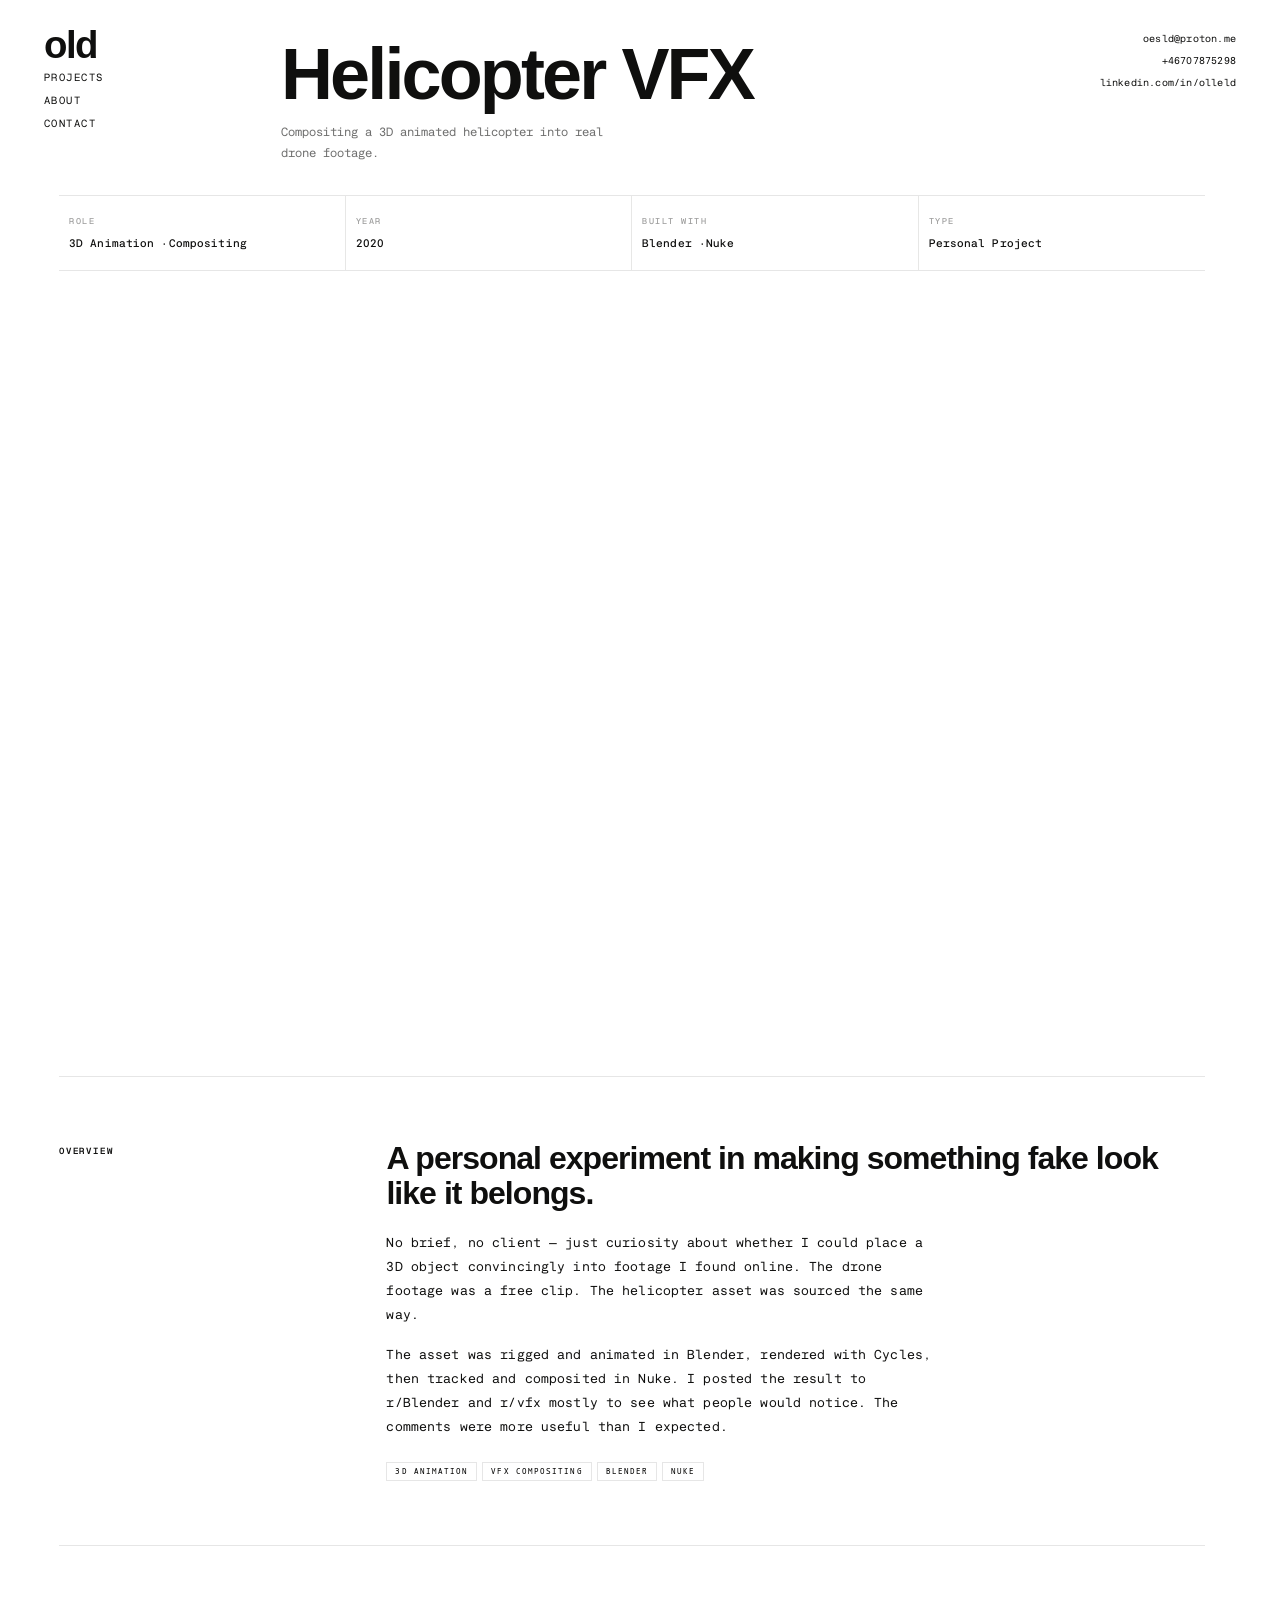
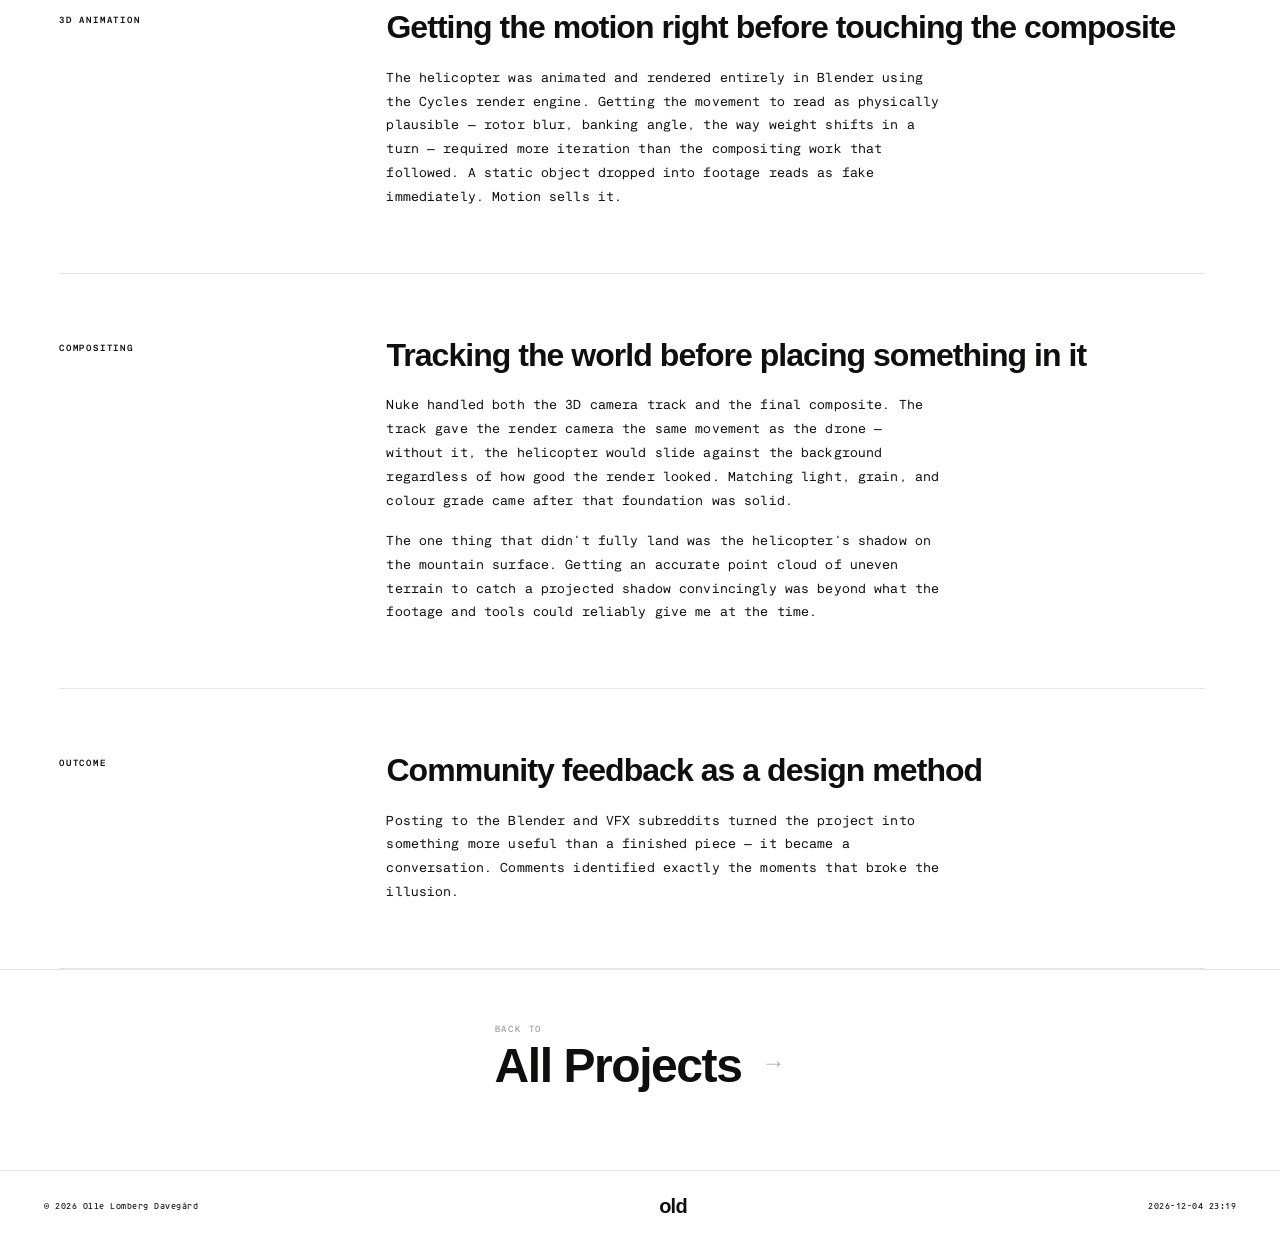
<file: projects/helicopter-vfx/index.html>
<!DOCTYPE html>
<html lang="en">

<head>
    <meta charset="UTF-8" />
    <meta name="viewport" content="width=device-width, initial-scale=1.0" />
    <title>Helicopter VFX — Olle Lomberg Davegård</title>
    <link rel="stylesheet"
        href="https://api.fontshare.com/v2/css?f[]=chillax@700,600&f[]=clash-display@400,500,600&display=swap" />
    <link rel="stylesheet" href="../../shared/project.css" />
</head>

<body>

    <div class="prog" id="prog"></div>

    <header id="siteHeader">
        <div class="header-top">
            <div class="header-left-col">
                <a href="../../index.html" class="wordmark">old</a>
                <nav>
                    <a href="../../index.html#projects" class="nav-link" data-text="Projects">Projects</a>
                    <a href="../../index.html#about" class="nav-link" data-text="About">About</a>
                    <a href="#" class="nav-link" data-text="Contact" id="contactLink">Contact</a>
                </nav>
            </div>
            <div class="header-right">
                <div class="contact-block" id="cBlock">
                    <a href="mailto:olledavegardh@gmail.com"
                        data-text="olledavegardh@gmail.com">oesld@proton.me</a>
                    <a href="tel:+46707875298" data-text="+46707875298">+46707875298</a>
                    <a href="https://linkedin.com/in/olleld" target="_blank"
                        data-text="linkedin.com/in/olleld">linkedin.com/in/olleld</a>
                </div>
            </div>
        </div>
    </header>

    <main>
        <div class="main-inner">
            <div class="main-left"></div>
            <div class="main-right">
                <div class="project-title">Helicopter VFX</div>
                <div class="project-tagline">Compositing a 3D animated helicopter into real drone footage.</div>
            </div>

            <div class="full-width">

                <div class="info-bar">
                    <div class="info-item">
                        <div class="info-label">Role</div>
                        <div class="info-value">3D Animation · Compositing</div>
                    </div>
                    <div class="info-item">
                        <div class="info-label">Year</div>
                        <div class="info-value">2020</div>
                    </div>
                    <div class="info-item">
                        <div class="info-label">Built with</div>
                        <div class="info-value">Blender · Nuke</div>
                    </div>
                    <div class="info-item">
                        <div class="info-label">Type</div>
                        <div class="info-value">Personal Project</div>
                    </div>
                </div>

                <div class="hero-img hero-img--natural">
                    <iframe
                        src="https://player.vimeo.com/video/404583460?h=0b25425ba0?autoplay=0&title=0&byline=0&portrait=0"
                        style="width:100%; aspect-ratio:16/9; border:none; display:block; border-radius:7px;"
                        allow="autoplay; fullscreen; picture-in-picture" allowfullscreen>
                    </iframe>
                </div>

                <div class="content-section">
                    <div class="section-label">Overview</div>
                    <div class="section-body">
                        <h3>A personal experiment in making something fake look like it belongs.</h3>
                        <p>No brief, no client — just curiosity about whether I could place a 3D object convincingly
                            into footage I found
                            online. The drone footage was a free clip. The helicopter asset was sourced the same way.
                        </p>
                        <p>The asset was rigged and animated in Blender, rendered with Cycles, then tracked and
                            composited in Nuke. I posted
                            the result to r/Blender and r/vfx mostly to see what people would notice. The comments were
                            more useful than I
                            expected.</p>
                        <div class="tag-row">
                            <span class="tag">3D Animation</span>
                            <span class="tag">VFX Compositing</span>
                            <span class="tag">Blender</span>
                            <span class="tag">Nuke</span>
                        </div>
                    </div>
                </div>

                <div class="content-section">
                    <div class="section-label">3D Animation</div>
                    <div class="section-body">
                        <h3>Getting the motion right before touching the composite</h3>
                        <p>The helicopter was animated and rendered entirely in Blender using the Cycles render engine.
                            Getting the
                            movement to read as physically plausible — rotor blur, banking angle, the way weight shifts
                            in a turn —
                            required more iteration than the compositing work that followed. A static object dropped
                            into footage
                            reads as fake immediately. Motion sells it.</p>
                    </div>
                </div>

                <div class="content-section">
                    <div class="section-label">Compositing</div>
                    <div class="section-body">
                        <h3>Tracking the world before placing something in it</h3>
                        <p>Nuke handled both the 3D camera track and the final composite. The track gave the render
                            camera the same
                            movement as the drone — without it, the helicopter would slide against the background
                            regardless of how
                            good the render looked. Matching light, grain, and colour grade came after that foundation
                            was solid.</p>
                        <p>The one thing that didn't fully land was the helicopter's shadow on the mountain surface.
                            Getting an
                            accurate point cloud of uneven terrain to catch a projected shadow convincingly was beyond
                            what the
                            footage and tools could reliably give me at the time.</p>
                    </div>
                </div>

                <div class="content-section">
                    <div class="section-label">Outcome</div>
                    <div class="section-body">
                        <h3>Community feedback as a design method</h3>
                        <p>Posting to the Blender and VFX subreddits turned the project into something more useful than
                            a finished
                            piece — it became a conversation. Comments identified exactly the moments that broke the
                            illusion.</p>
                    </div>
                </div>

            </div>
        </div>

        <a href="../../index.html" class="next-project">
            <div>
                <div class="next-label">Back to</div>
                <div class="next-title">All Projects</div>
            </div>
            <div class="next-arrow">→</div>
        </a>

    </main>

    <section class="mobile-contact">
        <div class="mobile-contact-label">Contact</div>
        <div class="mobile-contact-links">
            <a href="mailto:olledavegardh@gmail.com">olledavegardh@gmail.com <span>↗</span></a>
            <a href="tel:+46707875298">+46707875298 <span>↗</span></a>
            <a href="https://linkedin.com/in/olleld" target="_blank">linkedin.com/in/olleld <span>↗</span></a>
        </div>
    </section>

    <footer>
        <span>© 2026 Olle Lomberg Davegård</span>
        <div class="footer-wm">old</div>
        <span id="footerClock" style="text-align:right;"></span>
    </footer>

    <script src="../../shared/project.js"></script>
</body>

</html>
</file>
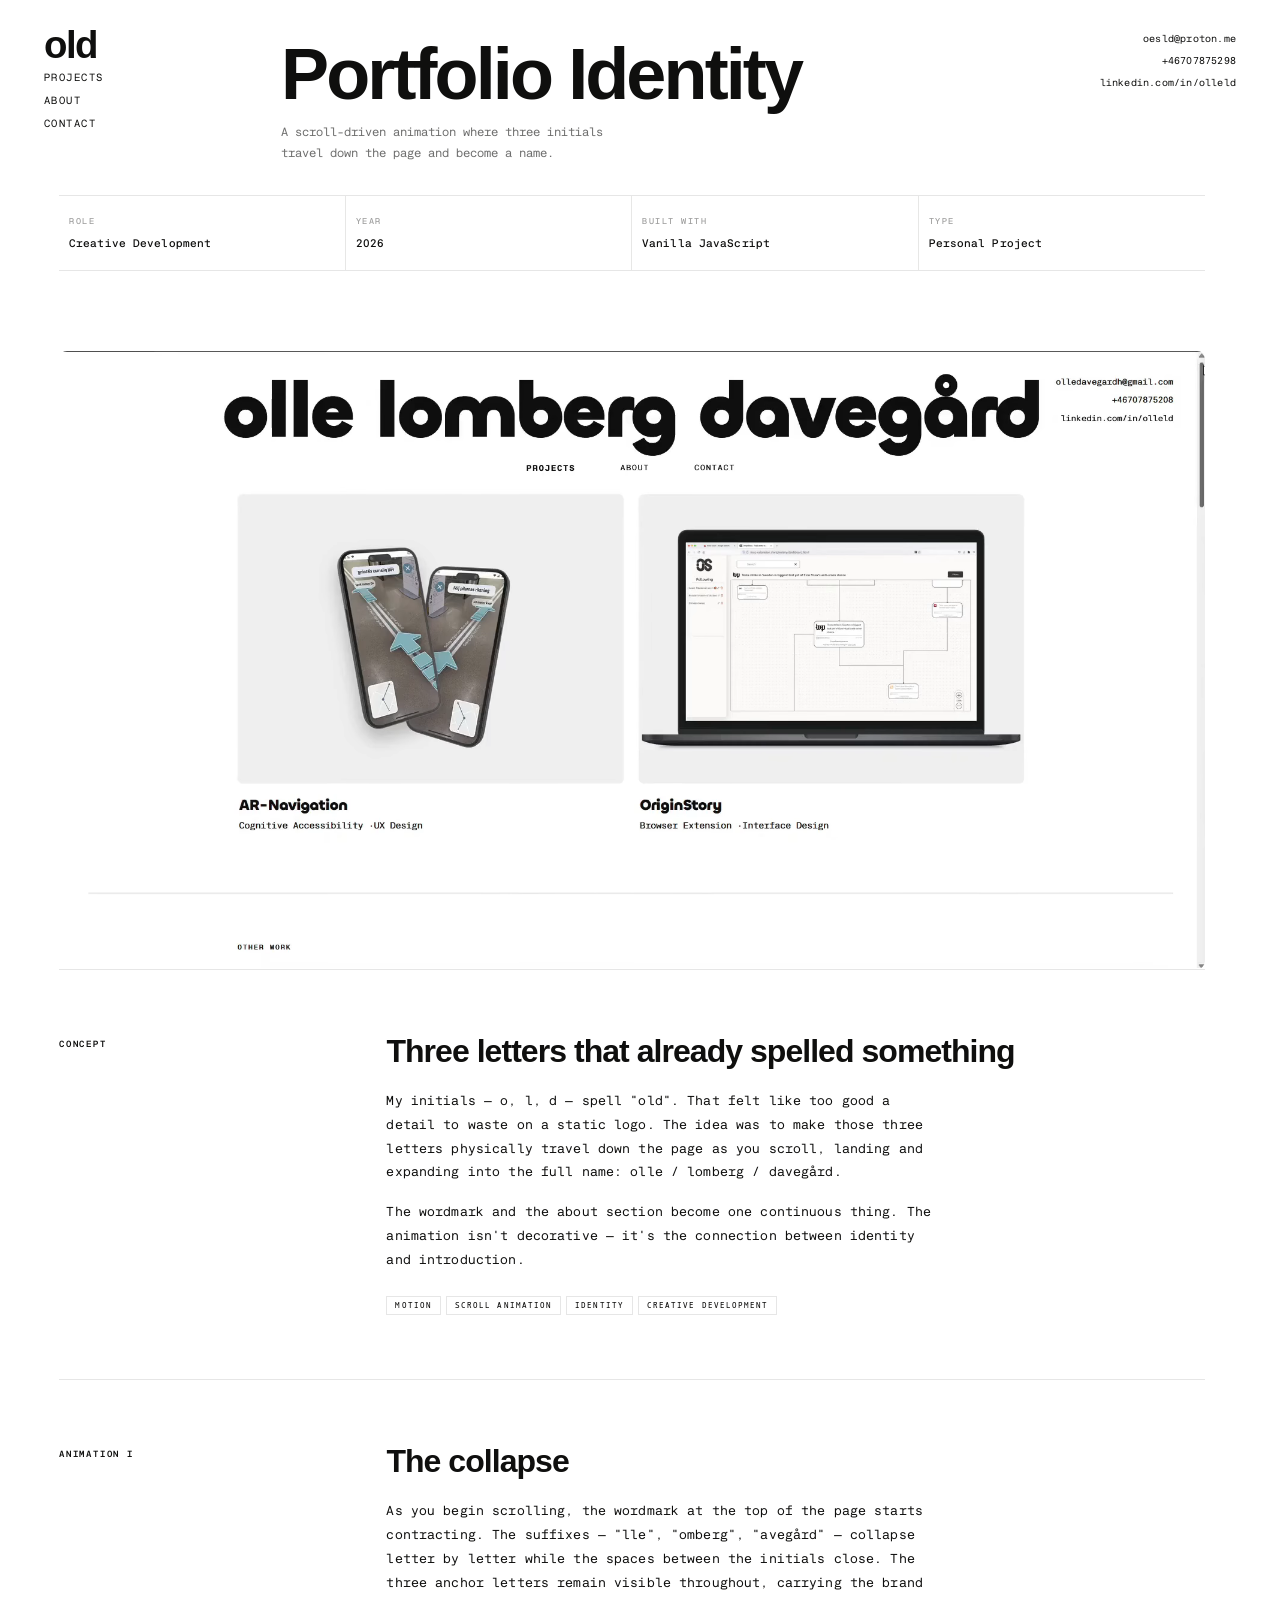
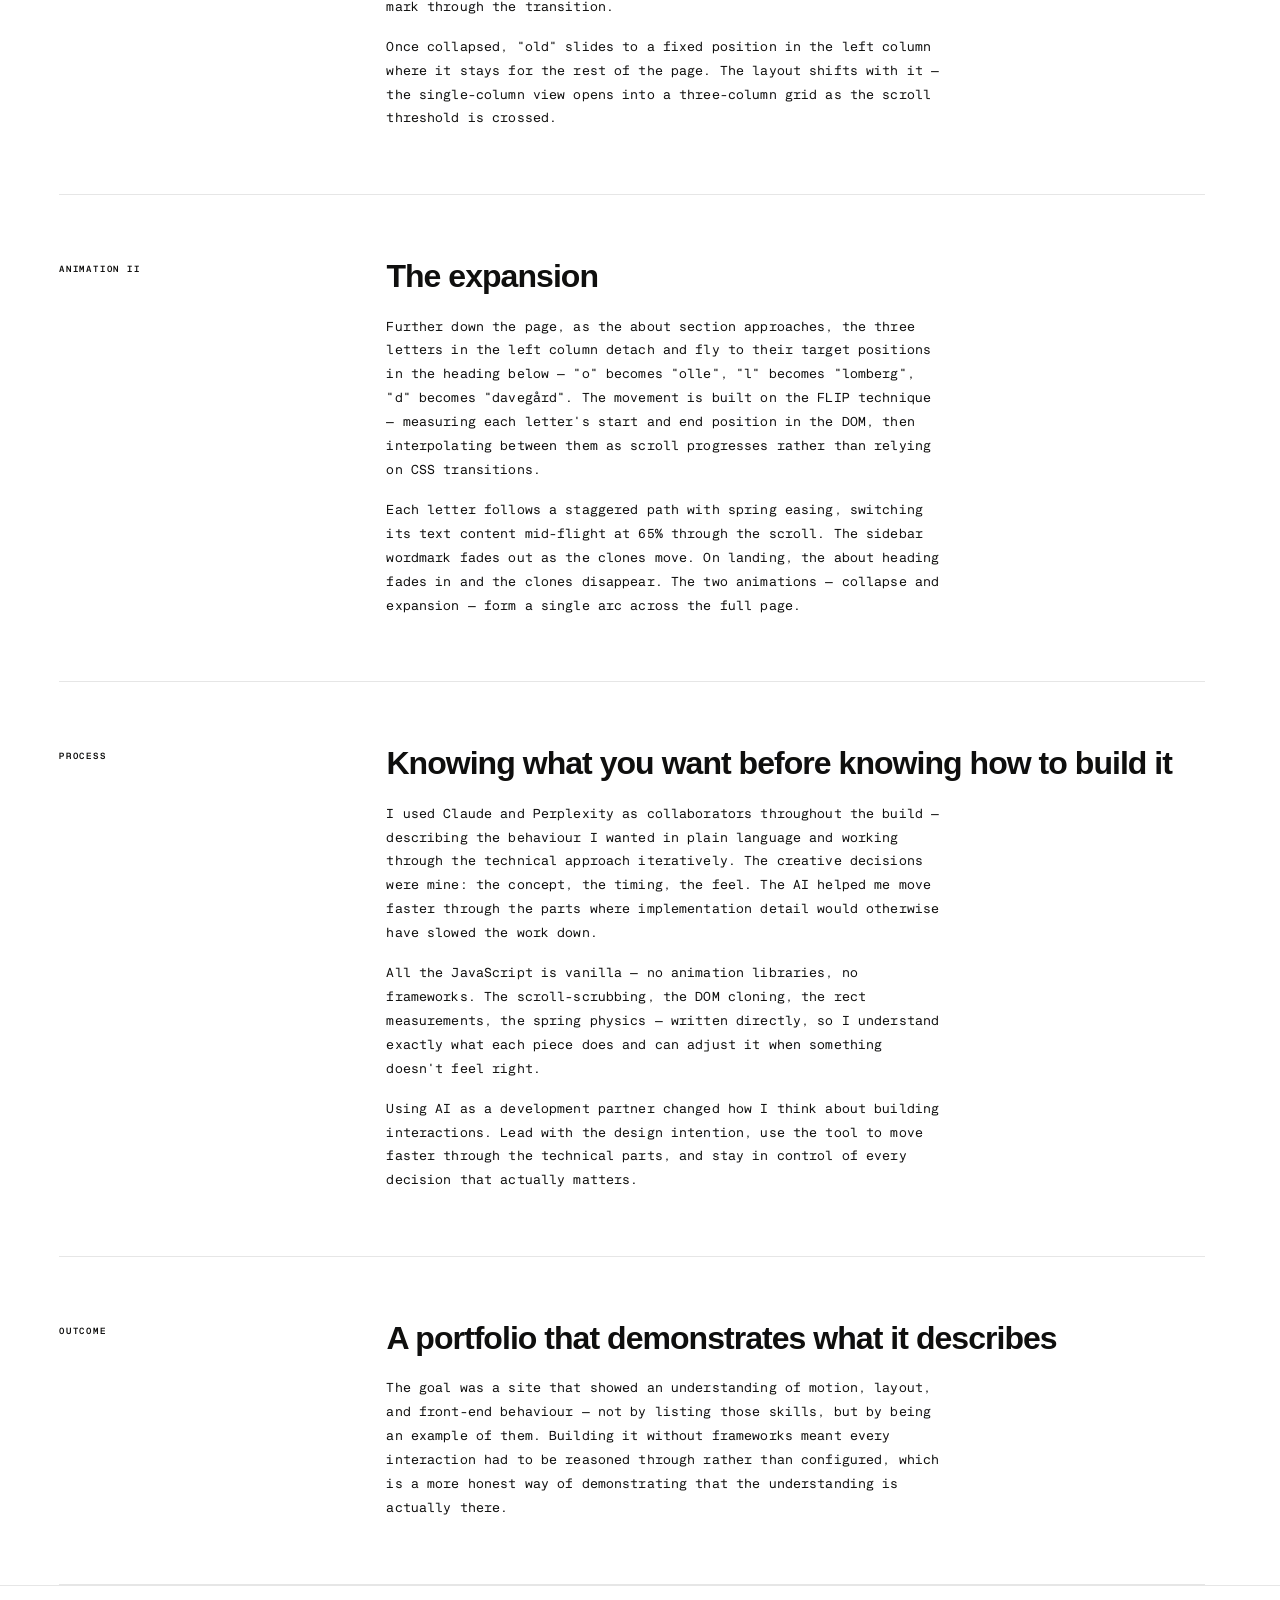
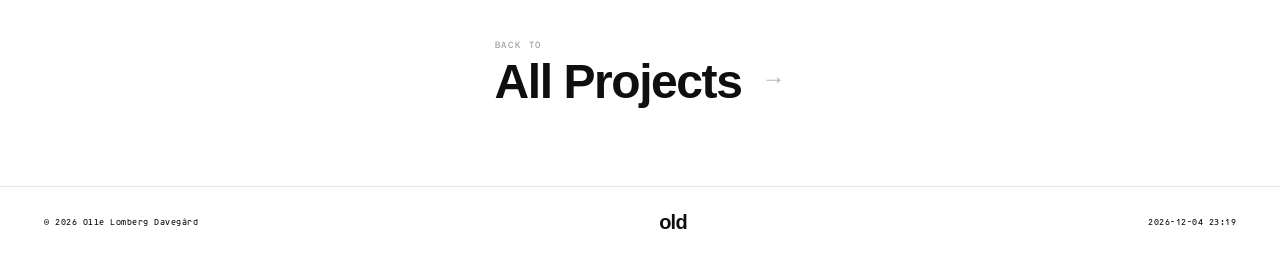
<file: projects/portfolio-identity/index.html>
<!DOCTYPE html>
<html lang="en">

<head>
  <meta charset="UTF-8" />
  <meta name="viewport" content="width=device-width, initial-scale=1.0" />
  <title>Portfolio Identity — Olle Lomberg Davegård</title>
  <link rel="stylesheet"
    href="https://api.fontshare.com/v2/css?f[]=chillax@700,600&f[]=clash-display@400,500,600&display=swap" />
  <link rel="stylesheet" href="../../shared/project.css" />
</head>

<body>

  <div class="prog" id="prog"></div>

  <header id="siteHeader">
    <div class="header-top">
      <div class="header-left-col">
        <a href="../../index.html" class="wordmark">old</a>
        <nav>
          <a href="../../index.html#projects" class="nav-link" data-text="Projects">Projects</a>
          <a href="../../index.html#about" class="nav-link" data-text="About">About</a>
          <a href="#" class="nav-link" data-text="Contact" id="contactLink">Contact</a>
        </nav>
      </div>
      <div class="header-right">
        <div class="contact-block" id="cBlock">
          <a href="mailto:olledavegardh@gmail.com" data-text="olledavegardh@gmail.com">oesld@proton.me</a>
          <a href="tel:+46707875298" data-text="+46707875298">+46707875298</a>
          <a href="https://linkedin.com/in/olleld" target="_blank"
            data-text="linkedin.com/in/olleld">linkedin.com/in/olleld</a>
        </div>
      </div>
    </div>
  </header>

  <main>
    <div class="main-inner">
      <div class="main-left"></div>
      <div class="main-right">
        <div class="project-title">Portfolio Identity</div>
        <div class="project-tagline">A scroll-driven animation where three initials travel down the page and become a
          name.</div>
      </div>

      <div class="full-width">

        <div class="info-bar">
          <div class="info-item">
            <div class="info-label">Role</div>
            <div class="info-value">Creative Development</div>
          </div>
          <div class="info-item">
            <div class="info-label">Year</div>
            <div class="info-value">2026</div>
          </div>
          <div class="info-item">
            <div class="info-label">Built with</div>
            <div class="info-value">Vanilla JavaScript</div>
          </div>
          <div class="info-item">
            <div class="info-label">Type</div>
            <div class="info-value">Personal Project</div>
          </div>
        </div>

        <div class="hero-video-wrap">
          <video src="img/demo.webm" autoplay muted loop playsinline preload="auto"
            aria-label="Screen recording of the Portfolio Identity scroll animation"></video>
        </div>

        <div class="content-section">
          <div class="section-label">Concept</div>
          <div class="section-body">
            <h3>Three letters that already spelled something</h3>
            <p>My initials — o, l, d — spell "old". That felt like too good a detail to waste on a static logo.
              The idea was to make those three letters physically travel down the page as you scroll, landing
              and expanding into the full name: olle / lomberg / davegård.</p>
            <p>The wordmark and the about section become one continuous thing. The animation isn't decorative
              — it's the connection between identity and introduction.</p>
            <div class="tag-row">
              <span class="tag">Motion</span>
              <span class="tag">Scroll Animation</span>
              <span class="tag">Identity</span>
              <span class="tag">Creative Development</span>
            </div>
          </div>
        </div>

        <div class="content-section">
          <div class="section-label">Animation I</div>
          <div class="section-body">
            <h3>The collapse</h3>
            <p>As you begin scrolling, the wordmark at the top of the page starts contracting. The suffixes
              — "lle", "omberg", "avegård" — collapse letter by letter while the spaces between the initials
              close. The three anchor letters remain visible throughout, carrying the brand mark through
              the transition.</p>
            <p>Once collapsed, "old" slides to a fixed position in the left column where it stays for the
              rest of the page. The layout shifts with it — the single-column view opens into a three-column
              grid as the scroll threshold is crossed.</p>
          </div>
        </div>

        <div class="content-section">
          <div class="section-label">Animation II</div>
          <div class="section-body">
            <h3>The expansion</h3>
            <p>Further down the page, as the about section approaches, the three letters in the left column
              detach and fly to their target positions in the heading below — "o" becomes "olle", "l" becomes
              "lomberg", "d" becomes "davegård". The movement is built on the FLIP technique — measuring each
              letter's start and end position in the DOM, then interpolating between them as scroll progresses
              rather than relying on CSS transitions.</p>
            <p>Each letter follows a staggered path with spring easing, switching its text content mid-flight
              at 65% through the scroll. The sidebar wordmark fades out as the clones move. On landing, the
              about heading fades in and the clones disappear. The two animations — collapse and expansion —
              form a single arc across the full page.</p>
          </div>
        </div>

        <div class="content-section">
          <div class="section-label">Process</div>
          <div class="section-body">
            <h3>Knowing what you want before knowing how to build it</h3>
            <p>I used Claude and Perplexity as collaborators throughout the build — describing the behaviour
              I wanted in plain language and working through the technical approach iteratively. The creative
              decisions were mine: the concept, the timing, the feel. The AI helped me move faster through
              the parts where implementation detail would otherwise have slowed the work down.</p>
            <p>All the JavaScript is vanilla — no animation libraries, no frameworks. The scroll-scrubbing,
              the DOM cloning, the rect measurements, the spring physics — written directly, so I understand
              exactly what each piece does and can adjust it when something doesn't feel right.</p>
            <p>Using AI as a development partner changed how I think about building interactions. Lead with the
              design intention, use the tool to move faster through the technical parts, and stay in control
              of every decision that actually matters.</p>
          </div>
        </div>


        <div class="content-section">
          <div class="section-label">Outcome</div>
          <div class="section-body">
            <h3>A portfolio that demonstrates what it describes</h3>
            <p>The goal was a site that showed an understanding of motion, layout, and front-end behaviour
              — not by listing those skills, but by being an example of them. Building it without frameworks
              meant every interaction had to be reasoned through rather than configured, which is a more
              honest way of demonstrating that the understanding is actually there.</p>
          </div>
        </div>

      </div>
    </div>

    <a href="../../index.html" class="next-project">
      <div>
        <div class="next-label">Back to</div>
        <div class="next-title">All Projects</div>
      </div>
      <div class="next-arrow">→</div>
    </a>

  </main>

  <section class="mobile-contact">
    <div class="mobile-contact-label">Contact</div>
    <div class="mobile-contact-links">
      <a href="mailto:olledavegardh@gmail.com">olledavegardh@gmail.com <span>↗</span></a>
      <a href="tel:+46707875298">+46707875298 <span>↗</span></a>
      <a href="https://linkedin.com/in/olleld" target="_blank">linkedin.com/in/olleld <span>↗</span></a>
    </div>
  </section>

  <footer>
    <span>© 2026 Olle Lomberg Davegård</span>
    <div class="footer-wm">old</div>
    <span id="footerClock" style="text-align:right;"></span>
  </footer>

  <script src="../../shared/project.js"></script>
  <script>
    if (window.matchMedia('(prefers-reduced-motion: reduce)').matches) {
      document.querySelector('.hero-video-wrap video')?.pause();
    }
  </script>
</body>

</html>
</file>
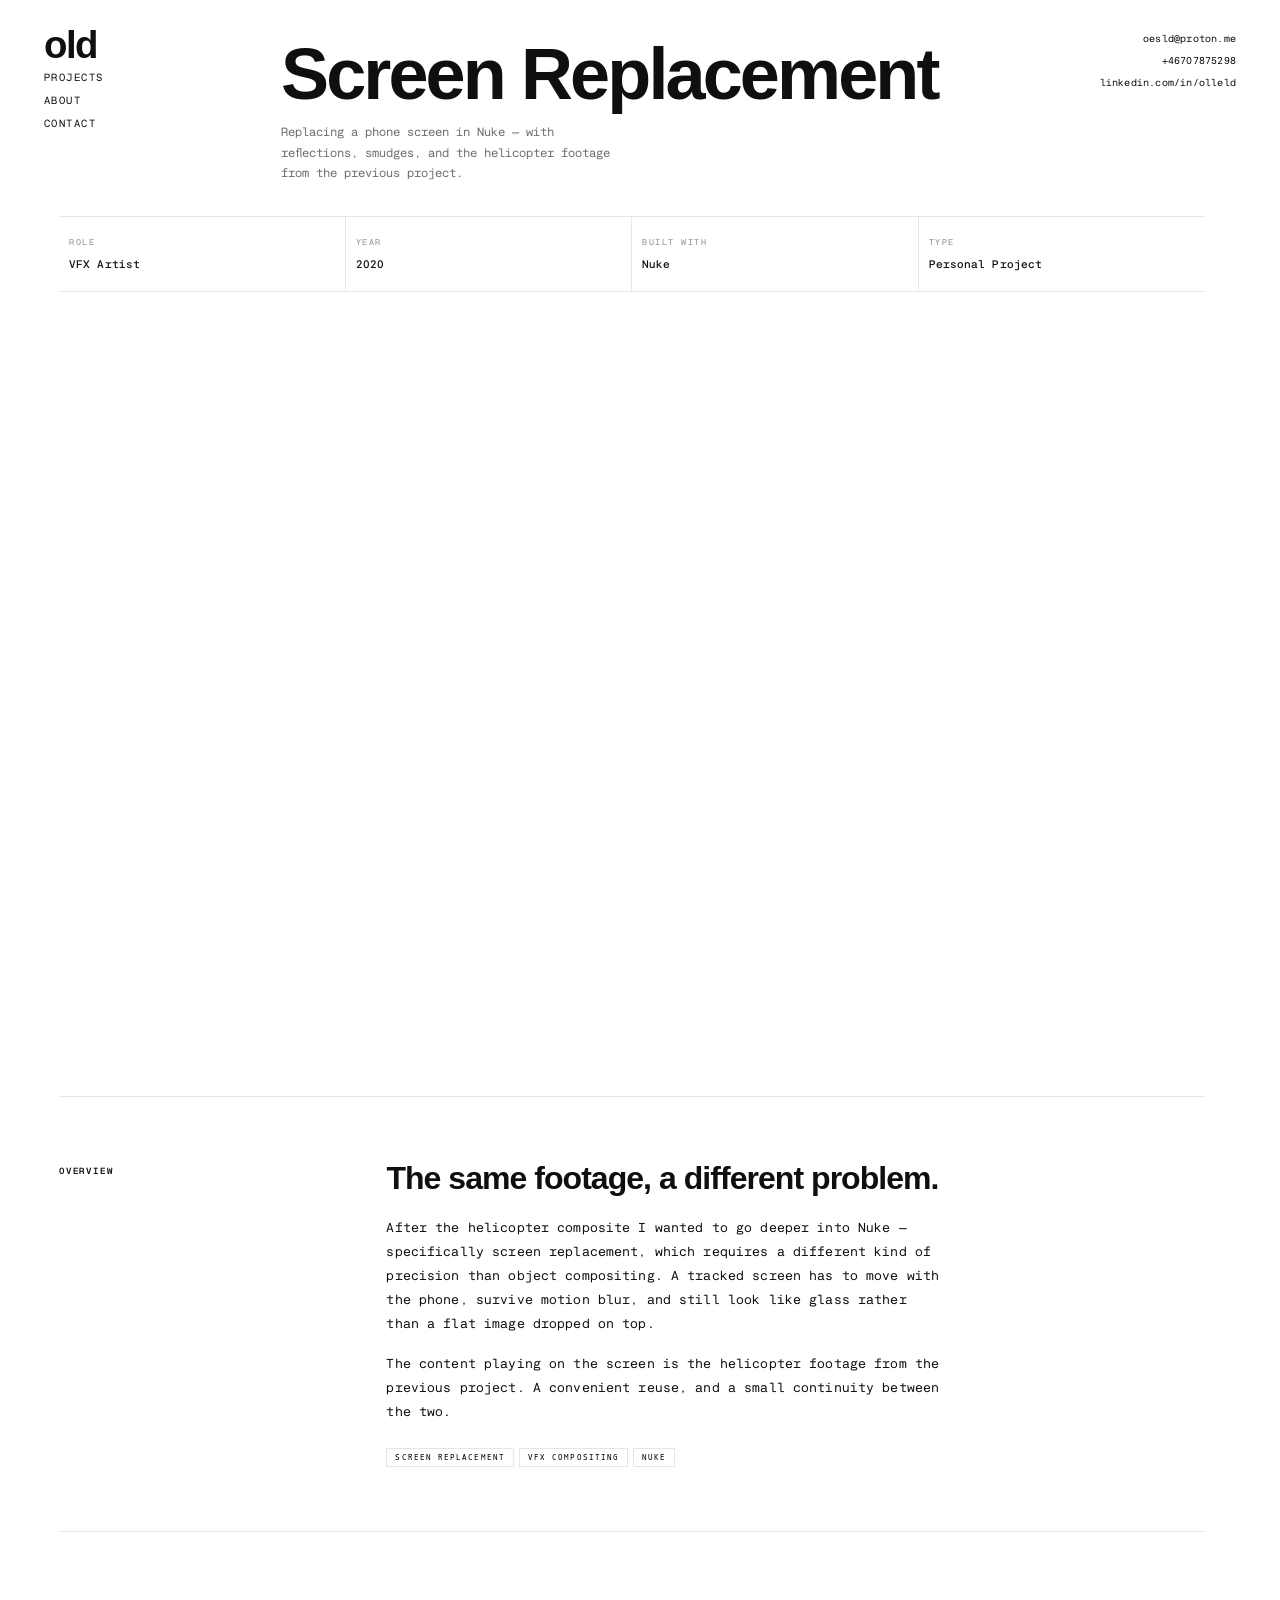
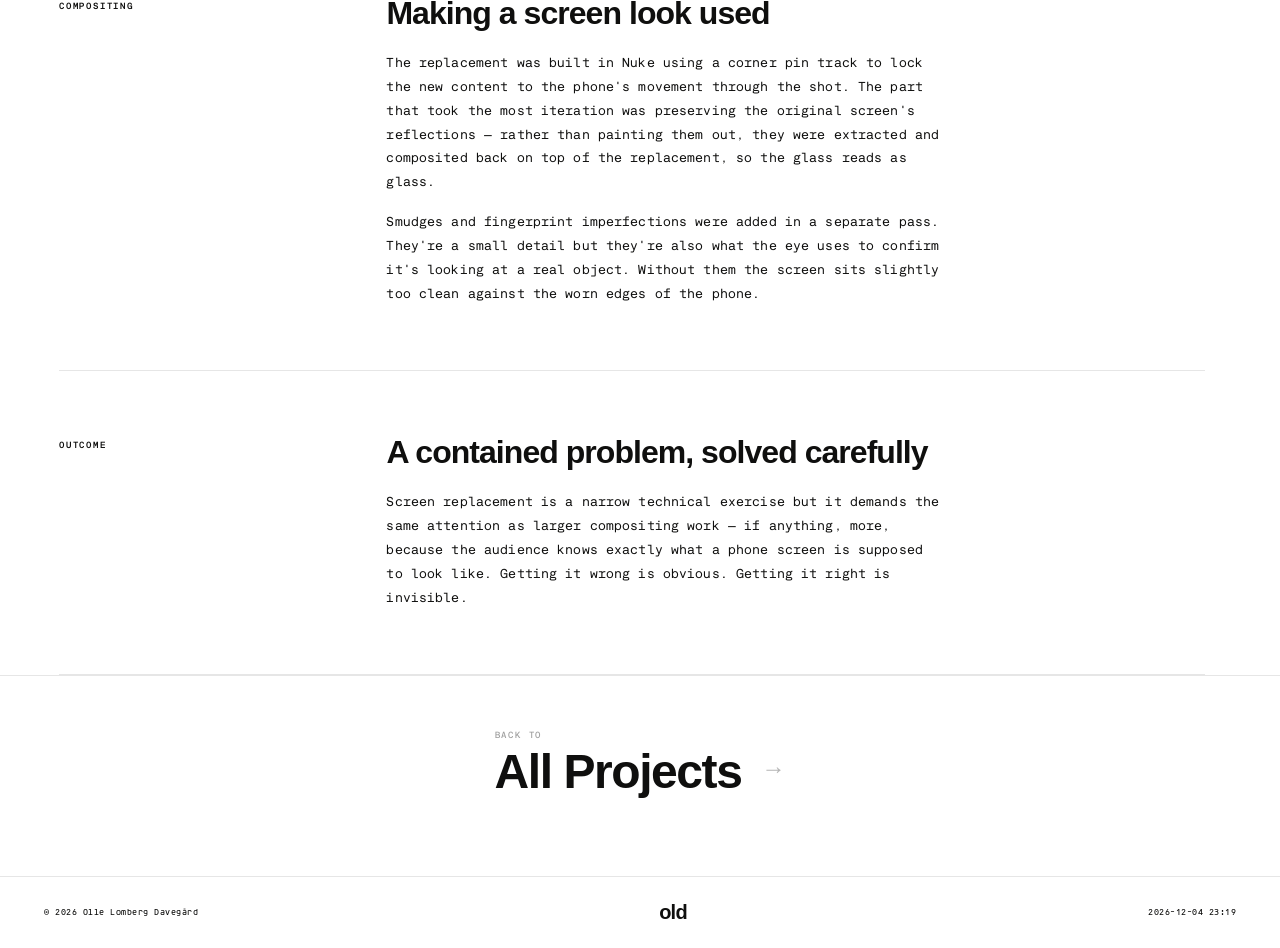
<file: projects/screen/index.html>
<!DOCTYPE html>
<html lang="en">

<head>
    <meta charset="UTF-8" />
    <meta name="viewport" content="width=device-width, initial-scale=1.0" />
    <title>Screen Replacement — Olle Lomberg Davegård</title>
    <link rel="stylesheet"
        href="https://api.fontshare.com/v2/css?f[]=chillax@700,600&f[]=clash-display@400,500,600&display=swap" />
    <link rel="stylesheet" href="../../shared/project.css" />
</head>

<body>

    <div class="prog" id="prog"></div>

    <header id="siteHeader">
        <div class="header-top">
            <div class="header-left-col">
                <a href="../../index.html" class="wordmark">old</a>
                <nav>
                    <a href="../../index.html#projects" class="nav-link" data-text="Projects">Projects</a>
                    <a href="../../index.html#about" class="nav-link" data-text="About">About</a>
                    <a href="#" class="nav-link" data-text="Contact" id="contactLink">Contact</a>
                </nav>
            </div>
            <div class="header-right">
                <div class="contact-block" id="cBlock">
                    <a href="mailto:olledavegardh@gmail.com"
                        data-text="olledavegardh@gmail.com">oesld@proton.me</a>
                    <a href="tel:+46707875298" data-text="+46707875298">+46707875298</a>
                    <a href="https://linkedin.com/in/olleld" target="_blank"
                        data-text="linkedin.com/in/olleld">linkedin.com/in/olleld</a>
                </div>
            </div>
        </div>
    </header>

    <main>
        <div class="main-inner">
            <div class="main-left"></div>
            <div class="main-right">
                <div class="project-title">Screen Replacement</div>
                <div class="project-tagline">Replacing a phone screen in Nuke — with reflections, smudges, and the
                    helicopter footage from the previous project.</div>
            </div>

            <div class="full-width">

                <div class="info-bar">
                    <div class="info-item">
                        <div class="info-label">Role</div>
                        <div class="info-value">VFX Artist</div>
                    </div>
                    <div class="info-item">
                        <div class="info-label">Year</div>
                        <div class="info-value">2020</div>
                    </div>
                    <div class="info-item">
                        <div class="info-label">Built with</div>
                        <div class="info-value">Nuke</div>
                    </div>
                    <div class="info-item">
                        <div class="info-label">Type</div>
                        <div class="info-value">Personal Project</div>
                    </div>
                </div>

                <div class="hero-img hero-img--natural">
                    <iframe
                        src="https://player.vimeo.com/video/411725143?h=a77b0dd902?autoplay=0&title=0&byline=0&portrait=0"
                        style="width:100%; aspect-ratio:16/9; border:none; display:block; border-radius:7px;"
                        allow="autoplay; fullscreen; picture-in-picture" allowfullscreen>
                    </iframe>
                </div>

                <div class="content-section">
                    <div class="section-label">Overview</div>
                    <div class="section-body">
                        <h3>The same footage, a different problem.</h3>
                        <p>After the helicopter composite I wanted to go deeper into Nuke — specifically screen
                            replacement,
                            which requires a different kind of precision than object compositing. A tracked screen has
                            to move
                            with the phone, survive motion blur, and still look like glass rather than a flat image
                            dropped
                            on top.</p>
                        <p>The content playing on the screen is the helicopter footage from the previous project. A
                            convenient
                            reuse, and a small continuity between the two.</p>
                        <div class="tag-row">
                            <span class="tag">Screen Replacement</span>
                            <span class="tag">VFX Compositing</span>
                            <span class="tag">Nuke</span>
                        </div>
                    </div>
                </div>

                <div class="content-section">
                    <div class="section-label">Compositing</div>
                    <div class="section-body">
                        <h3>Making a screen look used</h3>
                        <p>The replacement was built in Nuke using a corner pin track to lock the new content to the
                            phone's
                            movement through the shot. The part that took the most iteration was preserving the original
                            screen's
                            reflections — rather than painting them out, they were extracted and composited back on top
                            of the
                            replacement, so the glass reads as glass.</p>
                        <p>Smudges and fingerprint imperfections were added in a separate pass. They're a small detail
                            but
                            they're also what the eye uses to confirm it's looking at a real object. Without them the
                            screen
                            sits slightly too clean against the worn edges of the phone.</p>
                    </div>
                </div>


                <div class="content-section">
                    <div class="section-label">Outcome</div>
                    <div class="section-body">
                        <h3>A contained problem, solved carefully</h3>
                        <p>Screen replacement is a narrow technical exercise but it demands the same attention as larger
                            compositing work — if anything, more, because the audience knows exactly what a phone screen
                            is
                            supposed to look like. Getting it wrong is obvious. Getting it right is invisible.</p>
                    </div>
                </div>

            </div>
        </div>

        <a href="../../index.html" class="next-project">
            <div>
                <div class="next-label">Back to</div>
                <div class="next-title">All Projects</div>
            </div>
            <div class="next-arrow">→</div>
        </a>

    </main>

    <section class="mobile-contact">
        <div class="mobile-contact-label">Contact</div>
        <div class="mobile-contact-links">
            <a href="mailto:olledavegardh@gmail.com">olledavegardh@gmail.com <span>↗</span></a>
            <a href="tel:+46707875298">+46707875298 <span>↗</span></a>
            <a href="https://linkedin.com/in/olleld" target="_blank">linkedin.com/in/olleld <span>↗</span></a>
        </div>
    </section>

    <footer>
        <span>© 2026 Olle Lomberg Davegård</span>
        <div class="footer-wm">old</div>
        <span id="footerClock" style="text-align:right;"></span>
    </footer>

    <script src="../../shared/project.js"></script>
</body>

</html>
</file>
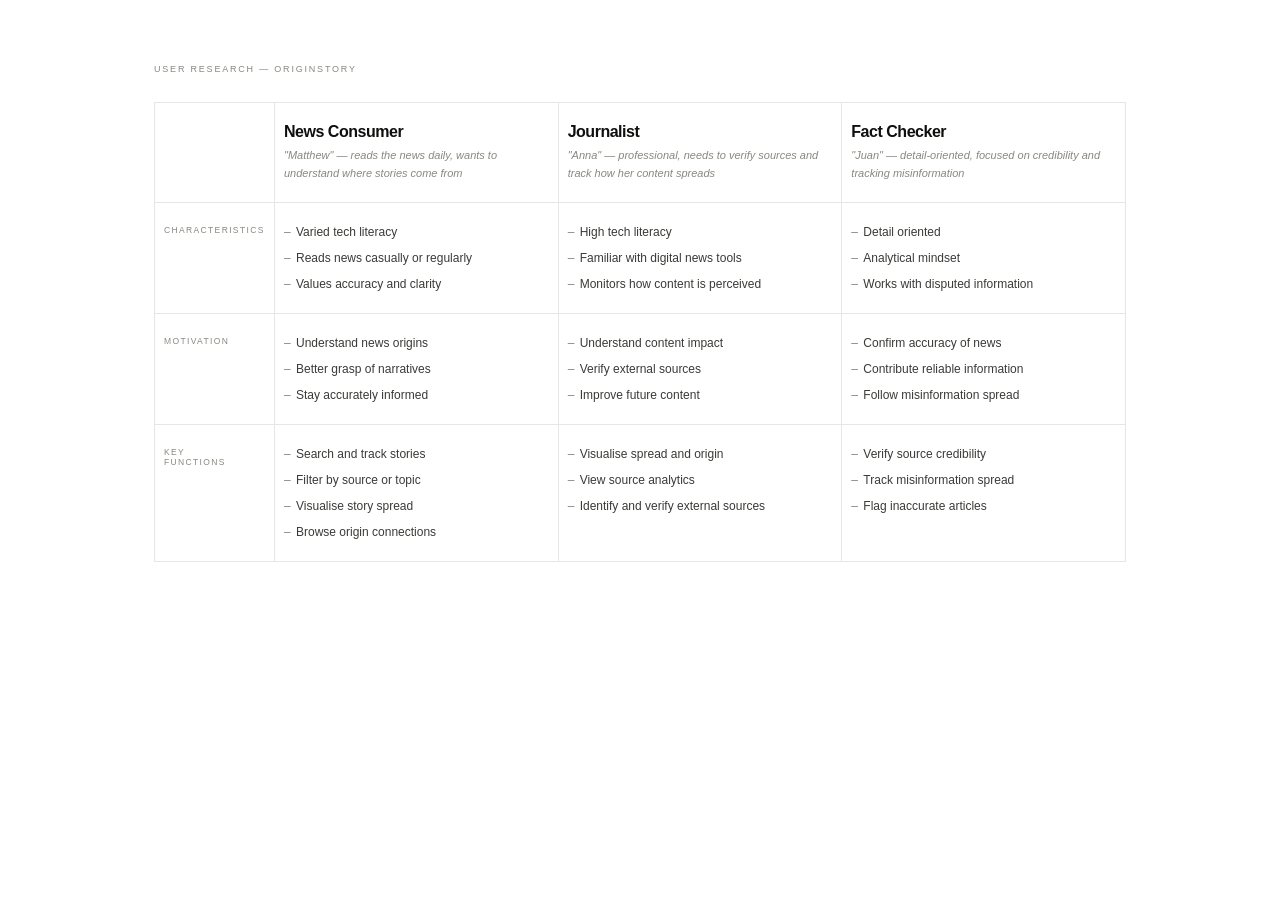
<file: 1.EXTRA/matrix.html>
<!DOCTYPE html>
<html lang="en">
<head>
  <meta charset="UTF-8"/>
  <meta name="viewport" content="width=device-width, initial-scale=1.0"/>
  <title>OriginStory — User Matrix</title>
  <link rel="stylesheet" href="https://api.fontshare.com/v2/css?f[]=chillax@700,600&f[]=clash-display@400,500,600&display=swap"/>
  <style>
    :root {
      --bg: #FFF;
      --text: #0F0F0E;
      --muted: #888880;
      --border: rgba(15,15,14,0.1);
    }

    *, *::before, *::after { box-sizing: border-box; margin: 0; padding: 0; }

    body {
      font-family: 'Clash Display', sans-serif;
      background: var(--bg);
      color: var(--text);
      padding: 64px;
      max-width: 1100px;
      margin: 0 auto;
    }

    .matrix-label {
      font-size: 9px;
      font-weight: 500;
      letter-spacing: 0.2em;
      text-transform: uppercase;
      color: var(--muted);
      margin-bottom: 28px;
    }

    .matrix {
      display: grid;
      grid-template-columns: 120px 1fr 1fr 1fr;
      border-top: 1px solid var(--border);
      border-left: 1px solid var(--border);
    }

    .cell {
      padding: 20px 9px;
      border-right: 1px solid var(--border);
      border-bottom: 1px solid var(--border);
    }

    /* Header row */
    .cell--header {
      background: var(--bg);
    }

    .cell--header-user {
      font-family: 'Chillax', sans-serif;
      font-weight: 700;
      font-size: 16px;
      letter-spacing: -0.03em;
    }

    /* Row labels */
    .cell--row-label {
      font-size: 8.5px;
      font-weight: 500;
      letter-spacing: 0.16em;
      text-transform: uppercase;
      color: var(--muted);
      display: flex;
      align-items: flex-start;
      padding-top: 22px;
      padding-right: 110px;
    }

    /* Content cells */
    .cell--content ul {
      list-style: none;
      display: flex;
      flex-direction: column;
      gap: 8px;
    }

    .cell--content ul li {
      font-size: 12px;
      font-weight: 400;
      color: #3a3a37;
      line-height: 1.5;
      padding-left: 12px;
      position: relative;
    }

    .cell--content ul li::before {
      content: '–';
      position: absolute;
      left: 0;
      color: var(--muted);
    }

    /* Top-left corner empty cell */
    .cell--corner {
      border-right: 1px solid var(--border);
      border-bottom: 1px solid var(--border);
            padding-right: 5px;

    }

    /* Persona blurb */
    .persona {
      font-size: 11px;
      font-weight: 400;
      color: var(--muted);
      line-height: 1.6;
      margin-top: 6px;
      font-style: italic;
    }
  </style>
</head>
<body>

  <div class="matrix-label">User Research — OriginStory</div>

  <div class="matrix">

    <!-- Header row -->
    <div class="cell cell--corner"></div>

    <div class="cell cell--header">
      <div class="cell--header-user">News Consumer</div>
      <div class="persona">"Matthew" — reads the news daily, wants to understand where stories come from</div>
    </div>
    <div class="cell cell--header">
      <div class="cell--header-user">Journalist</div>
      <div class="persona">"Anna" — professional, needs to verify sources and track how her content spreads</div>
    </div>
    <div class="cell cell--header">
      <div class="cell--header-user">Fact Checker</div>
      <div class="persona">"Juan" — detail-oriented, focused on credibility and tracking misinformation</div>
    </div>

    <!-- Characteristics row -->
    <div class="cell cell--row-label">Characteristics</div>
    <div class="cell cell--content">
      <ul>
        <li>Varied tech literacy</li>
        <li>Reads news casually or regularly</li>
        <li>Values accuracy and clarity</li>
      </ul>
    </div>
    <div class="cell cell--content">
      <ul>
        <li>High tech literacy</li>
        <li>Familiar with digital news tools</li>
        <li>Monitors how content is perceived</li>
      </ul>
    </div>
    <div class="cell cell--content">
      <ul>
        <li>Detail oriented</li>
        <li>Analytical mindset</li>
        <li>Works with disputed information</li>
      </ul>
    </div>

    <!-- Motivation row -->
    <div class="cell cell--row-label">Motivation</div>
    <div class="cell cell--content">
      <ul>
        <li>Understand news origins</li>
        <li>Better grasp of narratives</li>
        <li>Stay accurately informed</li>
      </ul>
    </div>
    <div class="cell cell--content">
      <ul>
        <li>Understand content impact</li>
        <li>Verify external sources</li>
        <li>Improve future content</li>
      </ul>
    </div>
    <div class="cell cell--content">
      <ul>
        <li>Confirm accuracy of news</li>
        <li>Contribute reliable information</li>
        <li>Follow misinformation spread</li>
      </ul>
    </div>

    <!-- Key functions row -->
    <div class="cell cell--row-label">Key Functions</div>
    <div class="cell cell--content">
      <ul>
        <li>Search and track stories</li>
        <li>Filter by source or topic</li>
        <li>Visualise story spread</li>
        <li>Browse origin connections</li>
      </ul>
    </div>
    <div class="cell cell--content">
      <ul>
        <li>Visualise spread and origin</li>
        <li>View source analytics</li>
        <li>Identify and verify external sources</li>
      </ul>
    </div>
    <div class="cell cell--content">
      <ul>
        <li>Verify source credibility</li>
        <li>Track misinformation spread</li>
        <li>Flag inaccurate articles</li>
      </ul>
    </div>

  </div>

</body>
</html>
</file>
<file: style.css>
/* ── FONTS ─── */
@font-face {
  font-family: 'RetorikaMono';
  src: url('assets/fonts/RetorikaMono/RetorikaMono-Regular.otf') format('opentype');
  font-weight: 400;
}

@font-face {
  font-family: 'RetorikaMono';
  src: url('assets/fonts/RetorikaMono/RetorikaMono-Medium.otf') format('opentype');
  font-weight: 500;
}

@font-face {
  font-family: 'RetorikaMono';
  src: url('assets/fonts/RetorikaMono/RetorikaMono-Semibold.otf') format('opentype');
  font-weight: 600;
}

@font-face {
  font-family: 'RetorikaMono';
  src: url('assets/fonts/RetorikaMono/RetorikaMono-Bold.otf') format('opentype');
  font-weight: 700;
}

@font-face {
  font-family: 'Agave';
  src: url('assets/fonts/Agave/Agave-Regular.ttf') format('truetype');
  font-weight: 400;
}

@font-face {
  font-family: 'Agave';
  src: url('assets/fonts/Agave/Agave-Bold.ttf') format('truetype');
  font-weight: 700;
}

@font-face {
  font-family: 'TRTTerminal';
  src: url('assets/fonts/TRTTerminal/TRTTerminalMonoDemo-Regular.ttf') format('truetype');
  font-weight: 400;
}

@font-face {
  font-family: 'TRTTerminal';
  src: url('assets/fonts/TRTTerminal/TRTTerminalMonoDemo-Bold.ttf') format('truetype');
  font-weight: 700;
}

@font-face {
  font-family: 'Chillax';
  src: url('assets/fonts/Chillax/Chillax-Variable.ttf') format('truetype');
  font-weight: 200 700;
}


/* ── TOKENS ─── */
:root {
  --bg: #FFF;
  --text: #0F0F0E;
  --border: rgba(15, 15, 14, 0.1);
  --col-left-width: 160px;
  --col-right-width: 200px;
}


/* ── RESET ─── */
*,
*::before,
*::after {
  box-sizing: border-box;
  margin: 0;
  padding: 0;
}

html {
  scroll-behavior: smooth;
}

body {
  font-family: 'Clash Display', sans-serif;
  background: var(--bg);
  color: var(--text);
  overflow-x: hidden;
}


/* ── PROGRESS BAR ─── */
.prog {
  position: fixed;
  top: 0;
  left: 0;
  height: 1px;
  width: 0;
  background: var(--text);
  z-index: 9999;
  transition: width .08s linear;
  pointer-events: none;
}


/* ══════════════════════════════════════════════
   PRE-SCROLL OVERLAY BAR
   ══════════════════════════════════════════════ */

.pre-scroll-bar {
  position: fixed;
  top: 0;
  left: 0;
  right: 0;
  z-index: 100;
  padding: 28px 44px 0;
  pointer-events: none;
  opacity: 1;
 /* transition: opacity 0.35s ease; */
}

.pre-scroll-bar::before {
  content: '';
  top: 0;
  left: 0;
  right: 0;
  height: 140px;
  background: linear-gradient(to bottom, var(--bg) 55%, transparent 100%);
  opacity: var(--bg-fade, 1);
  z-index: -1;
  pointer-events: none;
  transition: none;
}

body.scrolled .pre-scroll-bar {
  opacity: 0;
  pointer-events: none !important;
}

.psb-top {
  display: grid;
  grid-template-columns: 1fr auto 1fr;
  align-items: flex-end;
}

.psb-wordmark {
  font-family: 'Chillax', sans-serif;
  font-weight: 700;
  font-size: clamp(56px, 9vw, 104px);
  line-height: 1;
  letter-spacing: -0.04em;
  user-select: none;
  display: flex;
  justify-content: center;
  align-items: baseline;
  cursor: default;
  white-space: nowrap;
  /* JS sets opacity:0 during fly-in */
}

.psb-right {
  position: absolute;
  top: 28px;
  right: 44px;
  pointer-events: auto;
}

#preScrollNav {
  display: flex;
  justify-content: center;
  gap: 60px;
  padding: 14px 0 0;
  pointer-events: auto;
  transform-style: preserve-3d;
  overflow: visible;
  position: relative;
  /* so transform-origin is predictable */
}


/* ══════════════════════════════════════════════
   DESKTOP GRID
   ══════════════════════════════════════════════ */

.page-grid {
  display: grid;
  grid-template-columns: 0px 1fr 0px;
  grid-template-areas: "left main right";
  min-height: 100vh;
}

body.scrolled .page-grid {
  grid-template-columns: var(--col-left-width) 1fr var(--col-right-width);
  transition: grid-template-columns 0.5s cubic-bezier(.25, .46, .45, .94);
}


/* ── LEFT COLUMN ─── */
.col-left {
  grid-area: left;
  position: sticky;
  top: 0;
  height: 100vh;
  overflow: hidden;
  pointer-events: none;
}

body.scrolled .col-left {
  pointer-events: auto;
  overflow: visible;
}

.col-left-inner {
  position: absolute;
  top: 0;
  left: 0;
  width: var(--col-left-width);
  height: 100%;
  padding: 28px 0 28px 44px;
  display: flex;
  flex-direction: column;
  gap: 20px;
  /* nav fades in; wordmark handled by fly-in */
}

/* Sidebar wordmark — hidden until fly-in lands */
#sidebarWordmark {
  font-family: 'Chillax', sans-serif;
  font-weight: 700;
  font-size: clamp(28px, 3vw, 48px);
  line-height: 1;
  letter-spacing: -0.04em;
  user-select: none;
  white-space: nowrap;
  cursor: default;
  opacity: 0;
  /* shown by JS after fly-in completes */
  transition: opacity 0.15s ease;
}


/* ── RIGHT COLUMN ─── */
.col-right {
  grid-area: right;
  position: sticky;
  top: 0;
  height: 100vh;
  overflow: hidden;
  pointer-events: none;
}

body.scrolled .col-right {
  pointer-events: auto;
  overflow: visible;
}

.col-right-inner {
  position: absolute;
  top: 0;
  right: 0;
  width: var(--col-right-width);
  height: 100%;
  padding: 28px 44px 28px 0;
  display: flex;
  flex-direction: column;
  align-items: flex-end;
  justify-content: flex-start;
  opacity: 0;
  /* contact cross-fades; JS also handles timing */
  transition: opacity 0.3s ease;
}

body.scrolled .col-right-inner {
  opacity: 1;
}

.contact-block-sidebar {
  position: relative;
  /* add this — needed for ::after to position correctly */
  display: inline-flex;
  flex-direction: column;
  width: fit-content;
}

.contact-block-sidebar::after {
  content: '';
  position: absolute;
  inset: -4px -6px;
  border: 1px solid var(--text);
  opacity: 0;
  pointer-events: none;
}

.contact-block-sidebar.flash::after {
  animation: cBorder .9s ease forwards;
}

.contact-block-sidebar a {
  font-family: 'RetorikaMono', monospace;
  font-size: 11px;
  font-weight: 400;
  color: var(--text);
  text-decoration: none;
  letter-spacing: 0.02em;
  line-height: 2.2;
  display: block;
  white-space: nowrap;
  text-align: right;
}

.contact-block-sidebar a:hover {
  font-weight: 700;
}


/* ── MAIN COLUMN ─── */
.col-main {
  grid-area: main;
  padding-top: 200px;
  padding-left: 44px;
  padding-right: 44px;
  transition: padding-top 0.5s cubic-bezier(.25, .46, .45, .94),
    padding-left 0.5s cubic-bezier(.25, .46, .45, .94),
    padding-right 0.5s cubic-bezier(.25, .46, .45, .94);
}

body.scrolled .col-main {
  padding-top: 60px;
  padding-left: 0;
  padding-right: 0;
}


/* ── NAV sidebar (vertical) ─── */
#desktopNav {
  display: flex;
  flex-direction: column;
  gap: 6px;
  opacity: 0;
  transition: opacity 0.3s ease;
}

body.scrolled #desktopNav {
  opacity: 1;
}

body.scrolled #preScrollNav {
  pointer-events: none;
}

.nav-link.flip-in {
  animation: navFlip 0.5s cubic-bezier(.25, .46, .45, .94) forwards;
}

@keyframes navFlip {
  0% {
    transform: rotateX(-90deg);
    opacity: 0;
  }

  60% {
    transform: rotateX(10deg);
    opacity: 1;
  }

  100% {
    transform: rotateX(0deg);
    opacity: 1;
  }
}




.nav-fly-clone {
  position: fixed;
  font-family: 'RetorikaMono', monospace;
  font-size: 10.5px;
  font-weight: 400;
  letter-spacing: 0.14em;
  text-transform: uppercase;
  color: var(--text);
  pointer-events: none;
  z-index: 1000;
  white-space: nowrap;
  transform-origin: top left;
  will-change: left, top;
}







/* ── SHARED WORDMARK CHARS ─── */
.wm-char {
  display: inline-block;
}

.wm-suffix {
  display: inline-block;
  overflow: visible;
  white-space: nowrap;
  vertical-align: baseline;
}

.wm-space {
  display: inline-block;
  overflow: hidden;
}

.wm-c {
  display: inline-block;
  white-space: nowrap;
  transition: none;
}


/* ── NAV shared ─── */
nav {
  transform-style: preserve-3d;
}

.nav-link {
  font-family: 'RetorikaMono', monospace;
  font-size: 10.5px;
  font-weight: 400;
  letter-spacing: 0.14em;
  text-transform: uppercase;
  color: var(--text);
  text-decoration: none;
  position: relative;
}

.nav-link::before {
  content: attr(data-text);
  display: block;
  font-weight: 700;
  height: 0;
  overflow: hidden;
  visibility: hidden;
  pointer-events: none;
}

.nav-link::after {
  display: none;
}

.nav-link:hover,
.nav-link.active {
  font-weight: 700;
  font-size: 11px;
}


/* ── CONTACT BLOCK (pre-scroll) ─── */
.contact-block {
  position: relative;
  display: inline-flex;
  flex-direction: column;
  width: fit-content;
  /* no transform, no opacity transition */
}

.contact-block::after {
  content: '';
  position: absolute;
  inset: -4px -6px;
  border: 1px solid var(--text);
  opacity: 0;
  pointer-events: none;
}

.contact-block.flash::after {
  animation: cBorder .9s ease forwards;
}

@keyframes cBorder {
  0% {
    opacity: 0;
  }

  12% {
    opacity: 1;
  }

  70% {
    opacity: 1;
  }

  100% {
    opacity: 0;
  }
}

.contact-block a {
  font-family: 'RetorikaMono', monospace;
  font-size: 11px;
  font-weight: 400;
  color: var(--text);
  text-decoration: none;
  letter-spacing: 0.02em;
  line-height: 2.2;
  display: block;
  white-space: nowrap;
  text-align: right;
}

.contact-block a:hover {
  font-weight: 700;
}


/* ── WM FLY CLONE ─── */
/* Same pattern as .flip-clone */
.wm-fly-clone {
  position: fixed;
  font-family: 'Chillax', sans-serif;
  font-weight: 700;
  letter-spacing: -0.04em;
  line-height: 1;
  pointer-events: none;
  z-index: 300;
  transform-origin: top left;
  white-space: nowrap;
  will-change: transform, font-size, left, top;
}


/* ── MAIN CONTENT ─── */
.content-wrap {
  max-width: 1050px;
  margin: 0 auto;
}

#projects {
  padding-bottom: 72px;
}

#projects .project-grid {
  filter: blur(10px);
  opacity: 0.2;
  will-change: filter, opacity;
  transition: none;
}

.section-label {
  font-family: 'RetorikaMono', monospace;
  font-size: 9px;
  font-weight: 500;
  letter-spacing: .2em;
  text-transform: uppercase;
  color: var(--text);
  margin-bottom: 28px;
}

.rule {
  height: 1px;
  background: var(--border);
  margin: 0 0 64px;
}

/* ── HERO TAGLINE ─── */

.pre-scroll-bar {
  height: 100vh;
}

.psb-bottom {
  position: fixed;
  bottom: 44px;
  left: 44px;
  right: 44px;
  pointer-events: none;
  z-index: 90;
}

.psb-hero-heading {
  font-family: 'Chillax', sans-serif;
  font-weight: 700;
  font-size: clamp(24px, 3.2vw, 64px);
  letter-spacing: -0.03em;
  line-height: 1.05;
  margin-bottom: 12px;
}

.psb-hero-desc {
  font-family: 'RetorikaMono', monospace;
  font-size: 12px;
  font-weight: 400;
  line-height: 1.84;
  letter-spacing: 0.01em;
  max-width: 440px;
  opacity: 0.6;
}

.psb-arrow {
  font-family: 'RetorikaMono', monospace;
  font-size: 15px;
  font-weight: 400;
  color: var(--text);
  opacity: 0.35;
  margin-top: 20px;
  display: block;
  animation: arrowBob 1.8s ease-in-out infinite;
}

@keyframes arrowBob {
  0%, 100% { transform: translateY(0); }
  50%       { transform: translateY(4px); }
}



/* ── PROJECT GRID ─── */
.project-grid {
  display: grid;
  grid-template-columns: 1fr 1fr;
  gap: 20px;
}

.project-grid--small {
  grid-template-columns: repeat(3, 1fr);
  gap: 12px;
}

.project-grid--small .card-title {
  font-size: 15px;
}

.project-grid--small .card-sub {
  font-size: 11px;
}

.project-grid--small .card-info {
  padding: 10px 2px 6px;
}

.project-card {
  display: flex;
  flex-direction: column;
  cursor: pointer;
  text-decoration: none;
  color: inherit;
}

.card-img-wrap {
  overflow: hidden;
  border-radius: 7px;
}

.card-img-wrap img {
  width: 100%;
  aspect-ratio: 4/3;
  object-fit: cover;
  display: block;
  transition: transform 0.65s cubic-bezier(.25, .46, .45, .94);
}

.project-card:hover .card-img-wrap img,
.project-card:hover .img-ph {
  transform: scale(1.04);
}

.img-ph {
  width: 100%;
  aspect-ratio: 4/3;
  display: flex;
  align-items: center;
  justify-content: center;
  font-family: 'Chillax', sans-serif;
  font-size: 12px;
  font-weight: 600;
  letter-spacing: 0.1em;
  color: rgba(15, 15, 14, .16);
  text-transform: uppercase;
  transition: transform 0.65s cubic-bezier(.25, .46, .45, .94);
}

.ph-ar {
  background: linear-gradient(150deg, #bedad0, #9ecfc0);
}

.ph-os {
  background: linear-gradient(150deg, #ddd9d2, #c8c4bb);
}

.ph-2g {
  background: linear-gradient(150deg, #bfcfe8, #a8bedd);
}

.ph-aq {
  background: linear-gradient(150deg, #b8dde4, #98ced8);
}

.ph-heli {
  background: linear-gradient(150deg, #cbc7bf, #b8b4aa);
}

.ph-hall {
  background: linear-gradient(150deg, #becdd8, #a8bcc8);
}

.ph-screen {
  background: linear-gradient(150deg, #dbd7cf, #c8c4bb);
}

.card-info {
  padding: 14px 2px 8px;
}

.card-title {
  font-family: 'Chillax', sans-serif;
  font-weight: 700;
  font-size: 20px;
  letter-spacing: -0.03em;
  margin-bottom: 4px;
  transition: opacity .2s;
}

.project-card:hover .card-title {
  opacity: 0.6;
}

.card-sub {
  font-family: 'RetorikaMono', monospace;
  font-size: 12px;
  font-weight: 400;
  color: var(--text);
}


/* ── ABOUT ─── */
#about {
  padding-bottom: 96px;
}

.about-grid {
  display: grid;
  grid-template-columns: 5fr 7fr;
  gap: 80px;
  align-items: start;
}

.about-left {
  position: sticky;
  top: 30px;
  align-self: start;
}

.about-label {
  font-family: 'RetorikaMono', monospace;
  font-size: 9px;
  font-weight: 600;
  letter-spacing: 0.2em;
  text-transform: uppercase;
  color: var(--text);
  margin-bottom: 16px;
}

.about-heading {
  font-family: 'Chillax', sans-serif;
  font-weight: 700;
  font-size: clamp(28px, 3.6vw, 44px);
  letter-spacing: -0.03em;
  line-height: 1.02;
  margin-bottom: 24px;
}

.about-heading span {
  display: block;
  transition: opacity 0.2s;
}

.about-heading.flip-active span {
  opacity: 0;
}

.about-photo {
  width: 100%;
  aspect-ratio: 3/4;
  background: #D4D0C8;
  border-radius: 12px;
  overflow: hidden;
  display: flex;
  align-items: center;
  justify-content: center;
}

.about-photo img {
  width: 100%;
  height: 100%;
  object-fit: cover;
}

.about-text p {
  font-family: 'RetorikaMono', monospace;
  font-size: 14px;
  font-weight: 400;
  line-height: 1.84;
  color: var(--text);
  margin-bottom: 16px;
  letter-spacing: 0.04ch;
}

.about-text p:last-child {
  margin-bottom: 0;
}


/* ── EXPERIENCE ─── */
.exp-block {
  margin-top: 52px;
}

.exp-label {
  font-family: 'RetorikaMono', monospace;
  font-size: 9px;
  font-weight: 600;
  letter-spacing: 0.2em;
  text-transform: uppercase;
  color: var(--text);
  padding-bottom: 12px;
  border-bottom: 1px solid var(--border);
}

.exp-row {
  display: grid;
  grid-template-columns: 108px 1fr;
  gap: 20px;
  padding: 16px 0;
  border-bottom: 1px solid var(--border);
}

.exp-years {
  font-family: 'RetorikaMono', monospace;
  font-size: 10px;
  font-weight: 400;
  color: var(--text);
  padding-top: 1px;
}

.exp-org {
  font-size: 14px;
  font-weight: 600;
  margin-bottom: 2px;
}

.exp-role {
  font-family: 'RetorikaMono', monospace;
  font-size: 12px;
  font-weight: 400;
  color: var(--text);
  margin-bottom: 4px;
}

.exp-detail {
  font-family: 'RetorikaMono', monospace;
  font-size: 11px;
  font-weight: 400;
  color: var(--text);
  line-height: 1.7;
  letter-spacing: 0.02ch;
}


/* ── FOOTER ─── */
footer {
  border-top: 1px solid var(--border);
  padding: 24px 44px;
  display: flex;
  justify-content: space-between;
  align-items: center;
}

footer>span {
  font-family: 'Agave', monospace;
  font-size: 10px;
  font-weight: 400;
  color: var(--text);
  letter-spacing: 0.05em;
}

.footer-wm {
  font-family: 'Chillax', sans-serif;
  font-weight: 700;
  font-size: 20px;
  letter-spacing: -0.04em;
}

.fw-word {
  display: inline-flex;
  align-items: baseline;
}

.fw-anchor {
  display: inline-block;
}

.fw-suffix {
  display: inline-flex;
  overflow: hidden;
  white-space: nowrap;
  align-items: baseline;
  transition: width 0.15s ease;
}

.fw-c {
  display: inline-block;
  transition: none;
}

.fw-sp {
  display: inline-block;
  overflow: hidden;
  transition: width 0.15s ease;
}


/* ── FLIP CLONES (about heading) ─── */
.flip-clone {
  position: fixed;
  font-family: 'Chillax', sans-serif;
  font-weight: 700;
  letter-spacing: -0.04em;
  line-height: 1;
  pointer-events: none;
  z-index: 200;
  transform-origin: top left;
  will-change: transform, font-size;
}


/* ── MOBILE HEADER ─── */
.mobile-header {
  display: none;
  position: fixed;
  top: 0;
  left: 0;
  right: 0;
  height: 48px;
  padding: 0 20px;
  background: var(--bg);
  z-index: 100;
  align-items: center;
  justify-content: space-between;
}

.mobile-wm {
  font-family: 'Chillax', sans-serif;
  font-weight: 700;
  font-size: 28px;
  line-height: 1;
  letter-spacing: -0.04em;
  user-select: none;
}

#mobileInlineNav {
  display: flex;
  flex-direction: row;
  gap: 20px;
}

#mobileInlineNav .nav-link {
  font-size: 9px;
  letter-spacing: 0.1em;
}

.mobile-contact {
  display: none;
}


/* ══════════════════════════════════════════════
   MOBILE  ≤ 700px
   ══════════════════════════════════════════════ */

@media (max-width: 700px) {
  .pre-scroll-bar {
    display: none;
  }

  .psb-bottom {
    bottom: 80px;
    left: 20px;
    right: 20px;
  }

  .page-grid {
    display: block;
  }

  .col-left,
  .col-right {
    display: none;
  }

  body.scrolled .page-grid {
    display: block;
  }

  body.scrolled .col-left,
  body.scrolled .col-right {
    display: none;
  }

  .mobile-header {
    display: flex;
  }

  .col-main,
  body.scrolled .col-main {
    padding: 68px 20px 0;
    transition: none;
  }

  .project-grid {
    grid-template-columns: 1fr;
    gap: 14px;
  }

  .about-grid {
    grid-template-columns: 1fr;
    gap: 32px;
  }

  .exp-row {
    grid-template-columns: 80px 1fr;
    gap: 12px;
  }


  .about-left {
    position: static;
  }



  .mobile-contact {
    display: block;
    padding: 48px 20px 64px;
    border-top: 1px solid var(--border);
  }

  .mobile-contact-label {
    font-family: 'RetorikaMono', monospace;
    font-size: 9px;
    font-weight: 600;
    letter-spacing: 0.2em;
    text-transform: uppercase;
    color: var(--text);
    margin-bottom: 20px;
  }

  .mobile-contact-links {
    display: flex;
    flex-direction: column;
  }

  .mobile-contact-links a {
    font-family: 'RetorikaMono', monospace;
    font-size: 12px;
    font-weight: 400;
    color: var(--text);
    text-decoration: none;
    letter-spacing: 0.02em;
    padding: 14px 0;
    border-bottom: 1px solid var(--border);
    display: flex;
    justify-content: space-between;
    align-items: center;
  }

  .mobile-contact-links a:first-child {
    border-top: 1px solid var(--border);
  }

  .mobile-contact-links a:hover {
    font-weight: 700;
  }

  .mobile-contact-links a span {
    font-size: 16px;
    opacity: 0.3;
  }

  footer {
    padding: 20px;
  }

  footer>span:last-child {
    display: none;
  }
}
</file>
<file: shared/project.css>
@font-face {
  font-family: 'RetorikaMono';
  src: url('../../assets/fonts/RetorikaMono/RetorikaMono-Regular.otf') format('opentype');
  font-weight: 400;
}

@font-face {
  font-family: 'RetorikaMono';
  src: url('../../assets/fonts/RetorikaMono/RetorikaMono-Medium.otf') format('opentype');
  font-weight: 500;
}

@font-face {
  font-family: 'RetorikaMono';
  src: url('../../assets/fonts/RetorikaMono/RetorikaMono-Semibold.otf') format('opentype');
  font-weight: 600;
}

@font-face {
  font-family: 'RetorikaMono';
  src: url('../../assets/fonts/RetorikaMono/RetorikaMono-Bold.otf') format('opentype');
  font-weight: 700;
}

@font-face {
  font-family: 'Agave';
  src: url('../../assets/fonts/Agave/Agave-Regular.ttf') format('truetype');
  font-weight: 400;
}

@font-face {
  font-family: 'Agave';
  src: url('../../assets/fonts/Agave/Agave-Bold.ttf') format('truetype');
  font-weight: 700;
}

:root {
  --bg: #fff;
  --text: #0F0F0E;
  --muted: #0F0F0E;
  --border: rgba(15, 15, 14, 0.1);
}

*,
*::before,
*::after {
  box-sizing: border-box;
  margin: 0;
  padding: 0;
}

html {
  scroll-behavior: smooth;
}

body {
  font-family: 'Clash Display', sans-serif;
  background: var(--bg);
  color: var(--text);
  overflow-x: hidden;
}

.prog {
  position: fixed;
  top: 0;
  left: 0;
  height: 1px;
  background: var(--text);
  z-index: 9999;
  width: 0;
  transition: width .08s linear;
  pointer-events: none;
}

/* ── HEADER ─── */
header {
  position: fixed;
  top: 0;
  left: 0;
  right: 0;
  z-index: 100;
  padding: 28px 44px 0;
}

.header-top {
  display: flex;
  justify-content: space-between;
  align-items: flex-start;
}

.header-left-col {
  display: flex;
  flex-direction: column;
  align-items: flex-start;
}

.wordmark {
  font-family: 'Chillax', sans-serif;
  font-weight: 700;
  font-size: clamp(28px, 3vw, 48px);
  line-height: 0.86;
  letter-spacing: -0.04em;
  text-align: left;
  user-select: none;
  text-decoration: none;
  color: var(--text);
  display: block;
}

nav {
  display: flex;
  flex-direction: column;
  gap: 6px;
  padding-top: 8px;
  width: fit-content;
}

.nav-link {
  font-family: 'RetorikaMono', monospace;
  font-size: 10.5px;
  font-weight: 400;
  letter-spacing: 0.14em;
  text-transform: uppercase;
  color: var(--text);
  text-decoration: none;
  position: relative;
}

.nav-link::before {
  content: attr(data-text);
  display: block;
  font-weight: 700;
  height: 0;
  overflow: hidden;
  visibility: hidden;
  pointer-events: none;
}

.nav-link::after {
  display: none;
}

.nav-link:hover {
  font-weight: 700;
}

.back-link {
  font-family: 'RetorikaMono', monospace;
  font-size: 10px;
  font-weight: 500;
  letter-spacing: 0.1em;
  text-transform: uppercase;
  color: var(--text);
  text-decoration: none;
  display: inline-flex;
  align-items: center;
  gap: 7px;
  margin-top: 40px;
  position: relative;
}

.back-link::before {
  content: attr(data-text);
  display: block;
  font-weight: 700;
  height: 0;
  overflow: hidden;
  visibility: hidden;
  pointer-events: none;
}

.back-link:hover {
  font-weight: 700;
}

.back-link svg {
  transition: transform .2s;
}

.back-link:hover svg {
  transform: translateX(-3px);
}










/* ── ENHANCING UX ── */
.ux-grid {
  display: grid;
  grid-template-columns: 1fr 1fr;
  gap: 20px;
  margin-top: 32px;
  grid-column: 1 / -1;
  /* ← add this */
}

.ux-item {
  display: flex;
  flex-direction: column;
  gap: 16px;
}

.ux-tag {
  font-family: 'RetorikaMono', monospace;
  font-size: 10px;
  font-weight: 600;
  letter-spacing: 0.14em;
  text-transform: uppercase;
  color: var(--text);
}

.ux-body {
  font-family: 'RetorikaMono', monospace;
  font-size: 12px;
  font-weight: 400;
  line-height: 1.84;
  color: var(--text);
  letter-spacing: 0.02em;
}

.ux-media {
  overflow: hidden;
  border-radius: 7px;
  background: #f0eeea;
}

.ux-media img {
  width: 100%;
  display: block;
}

@media (max-width: 700px) {
  .ux-grid {
    grid-template-columns: 1fr;
  }
}













/* ── CONTACT BLOCK ─── */
.header-right {
  display: flex;
  justify-content: flex-end;
  align-items: flex-start;
}

.contact-block {
  position: relative;
  display: inline-flex;
  flex-direction: column;
  width: fit-content;
}

.contact-block::after {
  content: '';
  position: absolute;
  inset: -4px -6px;
  border: 1px solid var(--text);
  opacity: 0;
  pointer-events: none;
}

.contact-block.flash::after {
  animation: cBorder .9s ease forwards;
}

@keyframes cBorder {
  0% {
    opacity: 0;
  }

  12% {
    opacity: 1;
  }

  70% {
    opacity: 1;
  }

  100% {
    opacity: 0;
  }
}

.contact-block.flash a {
  animation: cText .5s ease forwards;
}

.contact-block.flash a:nth-child(2) {
  animation-delay: .07s;
}

.contact-block.flash a:nth-child(3) {
  animation-delay: .14s;
}

@keyframes cText {
  0% {
    color: var(--text);
  }

  40% {
    color: var(--text);
  }

  100% {
    color: var(--text);
  }
}

.contact-block a {
  font-family: 'RetorikaMono', monospace;
  font-size: 10px;
  font-weight: 400;
  color: var(--text);
  text-decoration: none;
  letter-spacing: 0.02em;
  line-height: 2.2;
  display: block;
  white-space: nowrap;
  text-align: right;
  position: relative;
}

.contact-block a::before {
  content: attr(data-text);
  display: block;
  font-weight: 700;
  height: 0;
  overflow: hidden;
  visibility: hidden;
  pointer-events: none;
}

.contact-block a:hover {
  font-weight: 700;
}

/* ── HAMBURGER ─── */
.hamburger {
  display: none;
  flex-direction: column;
  justify-content: center;
  gap: 6px;
  background: none;
  border: none;
  cursor: pointer;
  padding: 4px;
  position: absolute;
  top: 28px;
  right: 20px;
  z-index: 200;
}

.hamburger span {
  display: block;
  width: 22px;
  height: 1.5px;
  background: var(--text);
  transition: transform 0.25s ease, opacity 0.2s;
  transform-origin: center;
}

.hamburger.open span:first-child {
  transform: translateY(3.75px) rotate(45deg);
}

.hamburger.open span:last-child {
  transform: translateY(-3.75px) rotate(-45deg);
}

/* ── MOBILE NAV ─── */
.mobile-nav {
  display: none;
  position: fixed;
  inset: 0;
  background: var(--bg);
  z-index: 150;
  flex-direction: column;
  align-items: center;
  justify-content: center;
  gap: 40px;
  opacity: 0;
  pointer-events: none;
  transition: opacity 0.25s ease;
}

.mobile-nav.open {
  opacity: 1;
  pointer-events: auto;
}

.mobile-nav-link {
  font-family: 'Chillax', sans-serif;
  font-weight: 700;
  font-size: clamp(40px, 12vw, 64px);
  letter-spacing: -0.04em;
  color: var(--text);
  text-decoration: none;
  transition: opacity 0.2s;
}

.mobile-nav-link:hover {
  opacity: 0.4;
}

/* ── MAIN ─── */
main {
  padding: 0;
}

.main-inner {
  max-width: 1250px;
  margin: 0 auto;
  padding: 24px 60px 0 44px;
  display: grid;
  grid-template-columns: 190px 1fr;
  gap: 0 32px;
}

.main-left {
  padding-right: 0;
}

.main-right {
  min-width: 0;
  padding-top: 16px;
}


.project-title {
  font-family: 'Chillax', sans-serif;
  font-weight: 700;
  font-size: clamp(40px, 6vw, 72px);
  letter-spacing: -0.04em;
  line-height: 0.95;
  margin-bottom: 14px;
}

.project-tagline {
  font-family: 'RetorikaMono', monospace;
  font-size: 12px;
  font-weight: 400;
  color: var(--text);
  opacity: 0.6;
  line-height: 1.7;
  max-width: 340px;
  margin-bottom: 32px;
}

.full-width {
  grid-column: 1 / -1;
}

/* ── INFO BAR ─── */
.info-bar {
  display: grid;
  grid-template-columns: repeat(4, 1fr);
  border-top: 1px solid var(--border);
  border-bottom: 1px solid var(--border);
  margin-bottom: 80px;
}

.info-item {
  padding: 18px 10px;
  border-right: 1px solid var(--border);
}

.info-item:last-child {
  border-right: none;
}

.info-label {
  font-family: 'RetorikaMono', monospace;
  font-size: 8.5px;
  font-weight: 500;
  letter-spacing: 0.18em;
  text-transform: uppercase;
  color: var(--text);
  opacity: 0.4;
  margin-bottom: 6px;
}

.info-value {
  font-family: 'RetorikaMono', monospace;
  font-size: 11px;
  font-weight: 500;
  letter-spacing: 0.01em;
  color: var(--text);
}

/* ── HERO ─── */
.hero-img {
  width: 100%;
  aspect-ratio: 16/9;
  background: linear-gradient(150deg, #bedad0, #9ecfc0);
  display: flex;
  align-items: center;
  justify-content: center;
  margin-bottom: 80px;
  overflow: hidden;
}

.hero-img img {
  width: 100%;
  height: 100%;
  object-fit: cover;
  display: block;
}

.hero-img-ph {
  font-family: 'Agave', monospace;
  font-size: 11px;
  font-weight: 400;
  letter-spacing: 0.1em;
  color: rgba(15, 15, 14, .16);
  text-transform: uppercase;
}

.hero-img--natural {
  aspect-ratio: unset;
  background: none;
  display: block;
}

.hero-img--natural img {
  width: 100%;
  height: auto;
  display: block;
}



.hero-video-wrap {
  width: 100%;
  border-radius: 8px;
  overflow: hidden;
  line-height: 0;
}

.hero-video-wrap video {
  width: 100%;
  height: auto;
  display: block;
}






/* Requirements table */
.req-table {
  width: 100%;
  border-top: 1px solid var(--color-border, #e0ddd8);
  margin-top: 24px;
}

.req-row {
  display: grid;
  grid-template-columns: 1fr 2fr;
  border-bottom: 1px solid var(--color-border, #e0ddd8);
  gap: 24px;
  padding: 16px 0;
  font-family: 'RetorikaMono', monospace;
  font-size: 0.8rem;
}

.req-row--header .req-cell {
  font-family: RetorikaMono;
  font-weight: 600;
  font-size: 0.8rem;
  text-transform: uppercase;
  letter-spacing: 0.05em;
  opacity: 0.5;
}

/* Video block */
.video-block video {
  background: #000;
}


.insight-block {
  margin-top: 24px;
  border-top: 1px solid var(--color-border, #e0ddd8);
}

.insight-item {
  padding: 14px 0;
  border-bottom: 1px solid var(--color-border, #e0ddd8);
  font-family: 'RetorikaMono', monospace;
  font-size: 0.8em;
  color: var(--color-text-muted, #555);
}









/* ── CONTENT SECTIONS ─── */
.content-section {
  display: grid;
  grid-template-columns: 2fr 5fr;
  gap: 0;
  padding: 64px 0;
  border-top: 1px solid var(--border);
}

.content-section:last-of-type {
  border-bottom: 1px solid var(--border);
}

.section-label {
  font-family: 'RetorikaMono', monospace;
  font-size: 9px;
  font-weight: 600;
  letter-spacing: 0.2em;
  text-transform: uppercase;
  color: var(--text);
  padding-top: 3px;
}

.section-body h3 {
  font-family: 'Chillax', sans-serif;
  font-weight: 600;
  font-size: clamp(22px, 2.8vw, 32px);
  letter-spacing: -0.03em;
  line-height: 1.1;
  margin-bottom: 20px;
}

.section-body p {
  font-family: 'RetorikaMono', monospace;
  font-size: 13px;
  font-weight: 400;
  line-height: 1.84;
  color: var(--text);
  letter-spacing: 0.01em;
  margin-bottom: 16px;
  max-width: 560px;
}

.section-body p:last-of-type {
  margin-bottom: 0;
}

.section-full-img {
  grid-column: 1 / -1;
  padding-top: 32px;
  padding-bottom: 8px;
}

.img-block {
  width: 100%;
  aspect-ratio: 16/9;
  background: #E4E0D8;
  display: flex;
  align-items: center;
  justify-content: center;
  margin-top: 32px;
}

.img-block-ph {
  font-family: 'Agave', monospace;
  font-size: 10px;
  font-weight: 400;
  letter-spacing: 0.14em;
  text-transform: uppercase;
  color: rgba(15, 15, 14, .2);
}

.img-block--half {
  display: grid;
  grid-template-columns: 1fr 1fr;
  gap: 2px;
  margin-top: 32px;
}

.img-block--half>div {
  aspect-ratio: 4/3;
  background: #E4E0D8;
  display: flex;
  align-items: center;
  justify-content: center;
}

.img-block--half>div:nth-child(2) {
  background: #DDD9D1;
}

.img-block--natural {
  aspect-ratio: unset;
  background: none;
}

.img-block--natural img {
  width: 100%;
  height: auto;
  display: block;
}

.img-pair {
  display: grid;
  grid-template-columns: 1fr 1fr;
  gap: 12px;
}

.img-pair img {
  width: 100%;
  height: auto;
  display: block;
}

.tag-row {
  display: flex;
  flex-wrap: wrap;
  gap: 5px;
  margin-top: 24px;
}

.tag {
  font-family: 'Agave', monospace;
  font-size: 9px;
  font-weight: 400;
  letter-spacing: .12em;
  text-transform: uppercase;
  color: var(--text);
  border: 1px solid var(--border);
  padding: 4px 8px;
}

/* ── NEXT PROJECT ─── */
.next-project {
  display: flex;
  flex-direction: row;
  justify-content: center;
  align-items: center;
  gap: 20px;
  padding: 52px 0 80px;
  text-decoration: none;
  color: var(--text);
  border-top: 1px solid var(--border);
}

.next-project:hover .next-arrow {
  transform: translateX(6px);
}

.next-label {
  font-family: 'RetorikaMono', monospace;
  font-size: 9px;
  font-weight: 500;
  letter-spacing: 0.2em;
  text-transform: uppercase;
  color: var(--text);
  opacity: 0.4;
  margin-bottom: 6px;
}

.next-title {
  font-family: 'Chillax', sans-serif;
  font-weight: 700;
  font-size: clamp(28px, 4vw, 48px);
  letter-spacing: -0.03em;
  line-height: 1;
}

.next-arrow {
  font-size: 24px;
  opacity: 0.3;
  transition: transform .25s;
  flex-shrink: 0;
  margin-top: 14px;
}

/* ── FOOTER ─── */
footer {
  border-top: 1px solid var(--border);
  padding: 24px 44px;
  display: flex;
  justify-content: space-between;
  align-items: center;
}

footer>span {
  font-family: 'Agave', monospace;
  font-size: 10px;
  font-weight: 400;
  color: var(--text);
  letter-spacing: 0.05em;
}

.footer-wm {
  font-family: 'Chillax', sans-serif;
  font-weight: 700;
  font-size: 20px;
  letter-spacing: -0.04em;
}

.mobile-contact {
  display: none;
}

/* ── MOBILE ─── */
@media (max-width: 700px) {
  header {
    padding: 10px 20px;
    background: var(--bg);
    height: 48px;
  }

  main {
    padding: 68px 20px 0;
  }

  footer {
    padding: 20px;
  }

  footer>span:last-child {
    display: none;
  }

  .header-top {
    display: flex;
    justify-content: flex-start;
    align-items: center;
    height: 100%;
  }

  .header-left-col {
    display: flex;
    align-items: center;
  }

  .wordmark {
    font-size: 28px;
    line-height: 1;
    text-align: left;
  }

  nav {
    display: flex !important;
    flex-direction: row;
    gap: 20px;
    padding: 0;
    position: absolute;
    right: 20px;
    top: 50%;
    transform: translateY(-50%);
  }

  .nav-link {
    font-size: 9px;
    letter-spacing: 0.1em;
  }

  .header-right {
    display: none;
  }

  .back-link {
    display: none;
  }

  .hamburger {
    display: none;
  }

  .mobile-nav {
    display: none !important;
  }

  .main-inner {
    grid-template-columns: 1fr;
    padding: 0 20px;
  }

  .main-left {
    display: none;
  }

  .info-bar {
    grid-template-columns: 1fr 1fr;
  }

  .info-item:nth-child(2) {
    border-right: none;
  }

  .info-item:nth-child(3) {
    border-top: 1px solid var(--border);
  }

  .info-item:nth-child(4) {
    border-top: 1px solid var(--border);
    border-right: none;
  }

  .content-section {
    grid-template-columns: 1fr;
    gap: 20px;
    padding: 40px 0;
  }

  .img-block--half {
    grid-template-columns: 1fr;
  }

  .mobile-contact {
    display: block;
    padding: 48px 20px 64px;
    border-top: 1px solid var(--border);
  }

  .mobile-contact-label {
    font-family: 'RetorikaMono', monospace;
    font-size: 9px;
    font-weight: 600;
    letter-spacing: 0.2em;
    text-transform: uppercase;
    color: var(--text);
    margin-bottom: 20px;
  }

  .mobile-contact-links {
    display: flex;
    flex-direction: column;
  }

  .mobile-contact-links a {
    font-family: 'RetorikaMono', monospace;
    font-size: 12px;
    font-weight: 400;
    color: var(--text);
    text-decoration: none;
    letter-spacing: 0.02em;
    padding: 14px 0;
    border-bottom: 1px solid var(--border);
    display: flex;
    justify-content: space-between;
    align-items: center;
  }

  .mobile-contact-links a:first-child {
    border-top: 1px solid var(--border);
  }

  .mobile-contact-links a:hover {
    font-weight: 700;
  }

  .mobile-contact-links a span {
    font-size: 16px;
    opacity: 0.3;
  }
}
</file>
